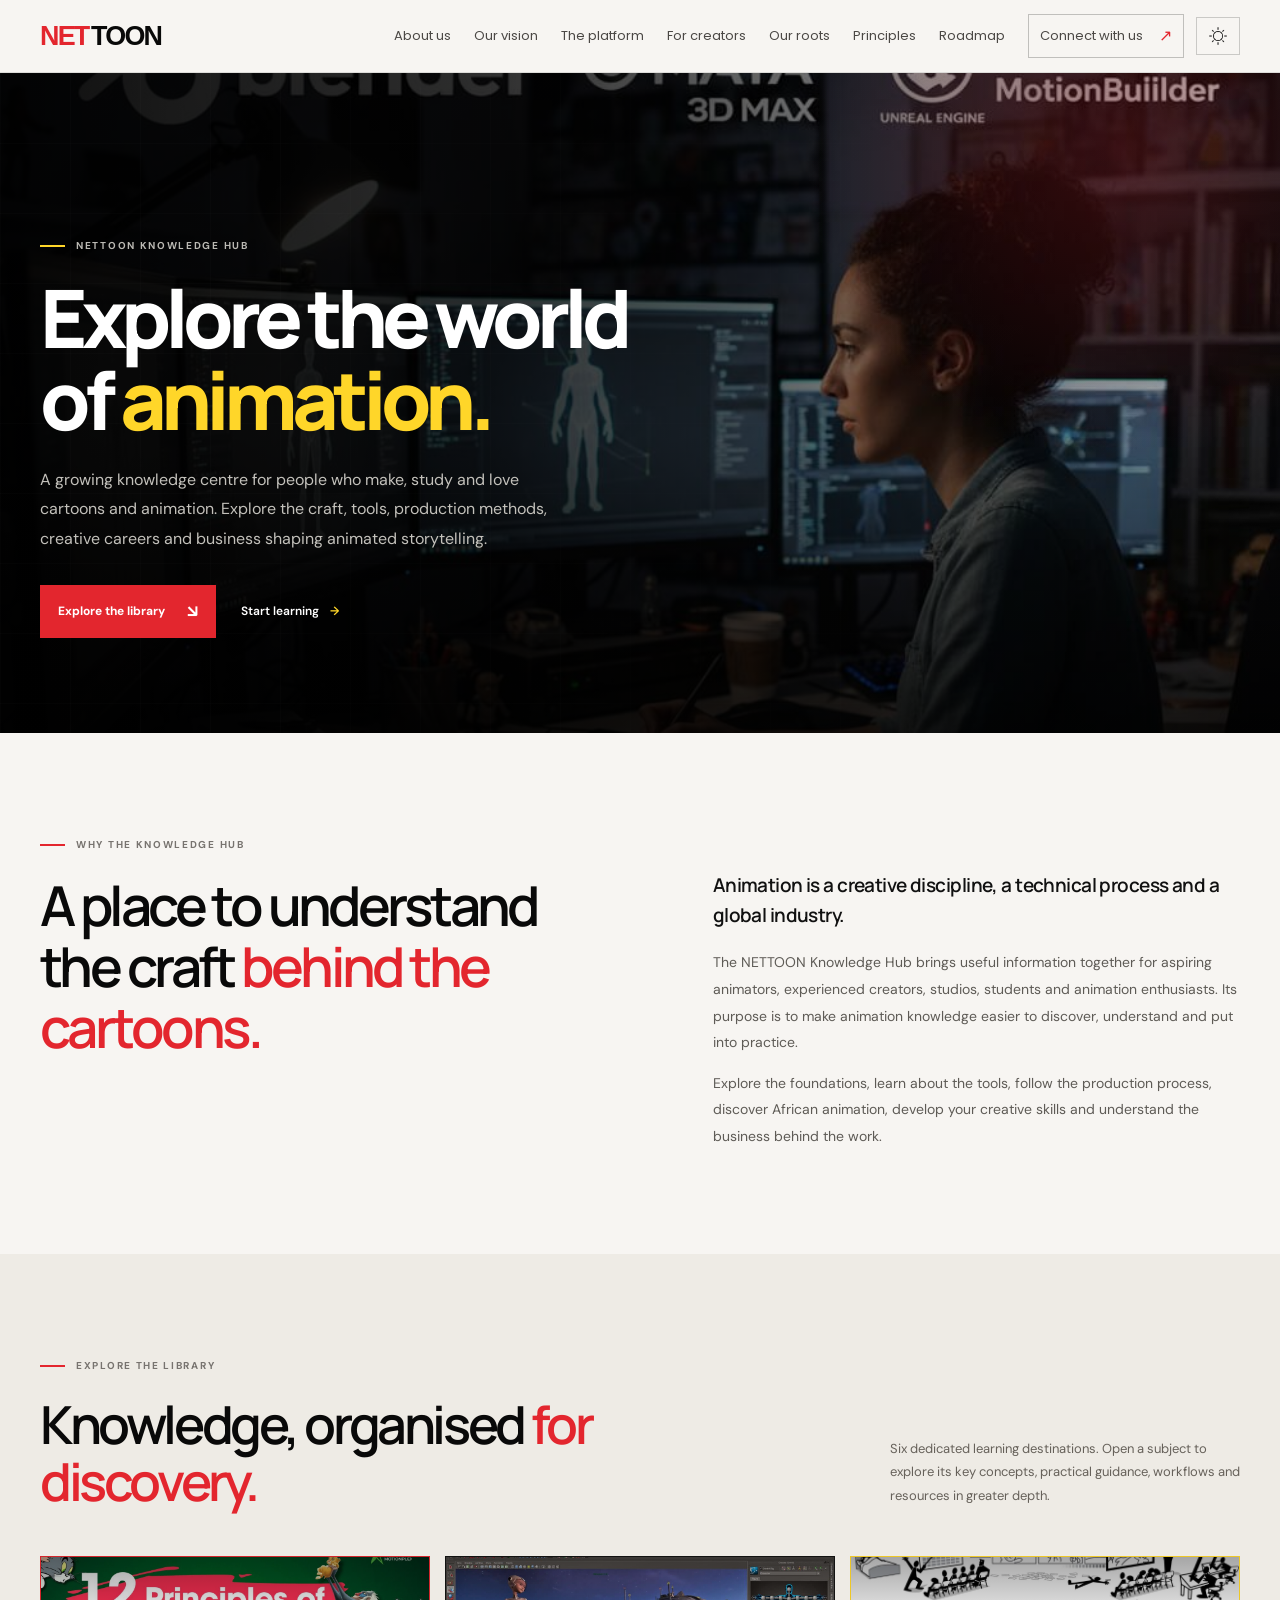
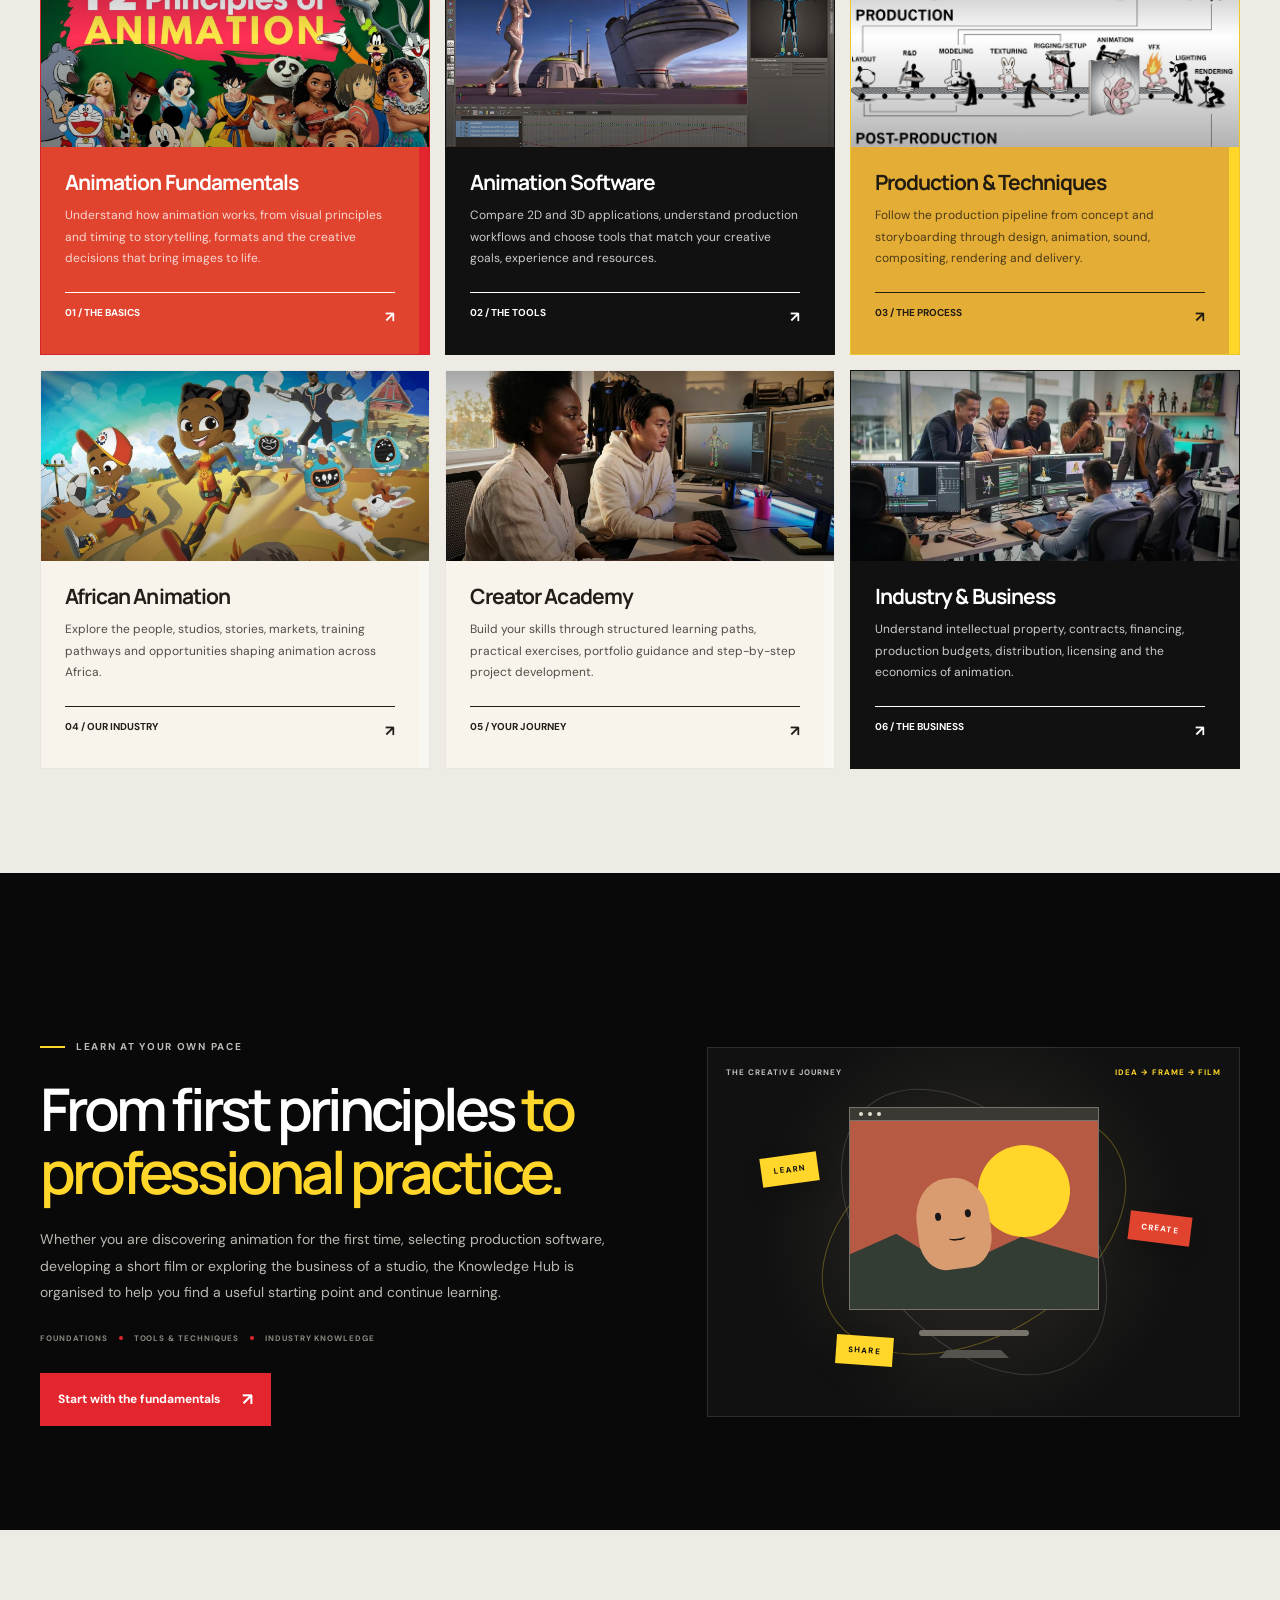
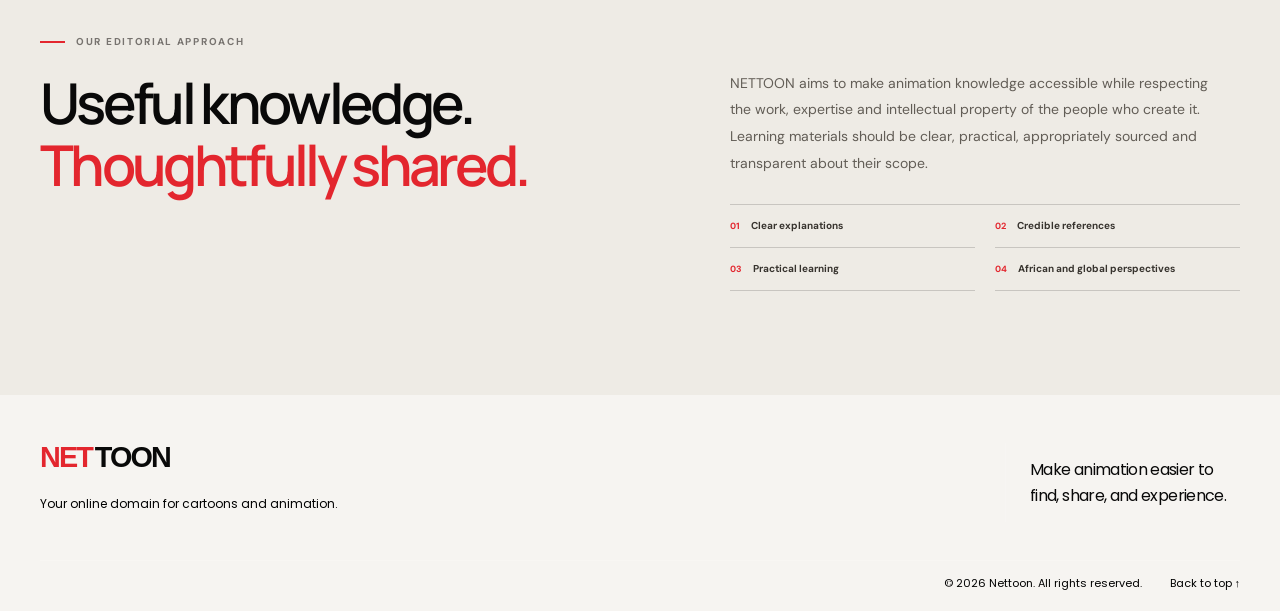
<file: knowledge.html>
<!DOCTYPE html>
<html lang="en" data-theme="light">
<head>
    <meta charset="UTF-8">
    <meta name="viewport" content="width=device-width, initial-scale=1.0">
    <meta name="theme-color" content="#f7f5f2">
    <meta name="description" content="Explore the NETTOON Knowledge Hub: in-depth guides to animation fundamentals, software, production techniques, African animation, creator development and the animation business.">
    <meta name="keywords" content="animation knowledge, animation fundamentals, animation software, animation production, African animation, creator academy">
    <title>Knowledge Hub | NETTOON</title>
    <link rel="preconnect" href="https://fonts.googleapis.com">
    <link rel="preconnect" href="https://fonts.gstatic.com" crossorigin>
    <link href="https://fonts.googleapis.com/css2?family=DM+Sans:wght@400;500;600;700&family=Manrope:wght@400;500;600;700;800&display=swap" rel="stylesheet">
    <link rel="stylesheet" href="styles.css">
    <link rel="stylesheet" href="knowledge.css">
    <link rel="stylesheet" href="knowledge-pages.css">
    <script src="script.js" defer></script>
</head>
<body>
<a class="skip-link" href="#main">Skip to content</a>
<header class="site-header" id="top">
    <div class="container nav-wrap">
        <a class="brand" href="index.html" aria-label="Nettoon home">
            <span class="brand-word"><span class="brand-net">NET</span><span class="brand-toon">TOON</span></span>
        </a>

        <button class="menu-toggle" id="menu-toggle" type="button" aria-label="Open menu" aria-expanded="false" aria-controls="primary-nav">
            <span></span><span></span><span></span>
        </button>

        <nav class="primary-nav" id="primary-nav" aria-label="Main navigation">
            <a href="about.html">About us</a>
            <a href="vision.html">Our vision</a>
            <a href="platform.html">The platform</a>
            <a href="creators.html">For creators</a>
            <a href="roots.html">Our roots</a>
            <a href="principles.html">Principles</a>
            <a href="roadmap.html">Roadmap</a>
            <div class="nav-actions">
                <a class="nav-cta" href="contact.html">Connect with us <span aria-hidden="true">↗</span></a>
                <button class="theme-toggle" type="button" aria-label="Switch to dark mode" title="Switch theme">
                    <img class="theme-toggle-icon" src="theme.png" alt="" width="20" height="20">
                </button>
            </div>
        </nav>
    </div>
</header>
<main id="main" class="knowledge-page">
<section
    class="kh-hero"
    aria-labelledby="kh-title"
    style="
        --kh-hero-bg: url('17.jpg');
        --kh-hero-bg-position: center center;
        padding-top: 5rem;
        margin-top: 0rem;
    "
>
    <div class="kh-hero-grid" aria-hidden="true"></div>

    <div class="container kh-hero-layout">
        <div class="kh-hero-copy">

            <p class="kh-eyebrow">
                <span></span> NETTOON KNOWLEDGE HUB
            </p>

            <h1 id="kh-title">
                Explore the world<br>
                of <em>animation.</em>
            </h1>

            <p class="kh-hero-lede">
                A growing knowledge centre for people who make, study and love
                cartoons and animation. Explore the craft, tools, production
                methods, creative careers and business shaping animated storytelling.
            </p>

            <div class="kh-hero-actions">
                <a class="kh-button kh-button-red" href="#knowledge-categories">
                    Explore the library <span aria-hidden="true">↘</span>
                </a>

                <a class="kh-text-link" href="knowledge/creator-academy.html">
                    Start learning <span aria-hidden="true">→</span>
                </a>
            </div>

            <div class="kh-hero-meta" style="display: none;">
                <span class="kh-live-dot"></span>
                LEARN · CREATE · ANIMATE
                <i></i>
                BUILT FOR A GLOBAL CREATIVE COMMUNITY
            </div>

        </div>
    </div>

    <div class="kh-hero-bottom" style="display: none;">
        <span>ANIMATION KNOWLEDGE</span>
        <span>01 / DISCOVER</span>
    </div>
</section>
    <section class="kh-intro kh-section" aria-labelledby="kh-intro-title"><div class="container kh-intro-grid"><div><p class="kh-eyebrow kh-eyebrow-dark"><span></span> WHY THE KNOWLEDGE HUB</p><h2 id="kh-intro-title">A place to understand the craft <em>behind the cartoons.</em></h2></div><div class="kh-intro-copy"><p class="kh-lead">Animation is a creative discipline, a technical process and a global industry.</p><p>The NETTOON Knowledge Hub brings useful information together for aspiring animators, experienced creators, studios, students and animation enthusiasts. Its purpose is to make animation knowledge easier to discover, understand and put into practice.</p><p>Explore the foundations, learn about the tools, follow the production process, discover African animation, develop your creative skills and understand the business behind the work.</p></div></div></section>
    <section class="kh-categories kh-section" id="knowledge-categories" aria-labelledby="kh-categories-title"><div class="container"><div class="kh-section-heading"><div><p class="kh-eyebrow kh-eyebrow-dark"><span></span> EXPLORE THE LIBRARY</p><h2 id="kh-categories-title">Knowledge, organised <em>for discovery.</em></h2></div><p>Six dedicated learning destinations. Open a subject to explore its key concepts, practical guidance, workflows and resources in greater depth.</p></div><div class="kh-category-grid">                <a class="kh-category-card kh-category-red" href="knowledge/animation-fundamentals.html" aria-label="Explore Animation Fundamentals">
                    <div class="kh-category-image-wrap"><img class="kh-category-image" src="The 12 Principles of Animation.jpg" alt="Illustrative image representing animation fundamentals" loading="lazy" decoding="async"><span class="kh-category-index" ></span><span class="kh-image-number" style="display: none;">NETTOON KNOWLEDGE / 01</span></div>
                    <div class="kh-category-content"><h3>Animation Fundamentals</h3><p>Understand how animation works, from visual principles and timing to storytelling, formats and the creative decisions that bring images to life.</p><span class="kh-card-link">01 / THE BASICS <b aria-hidden="true">↗</b></span></div>
                </a>
                <a class="kh-category-card kh-category-dark" href="knowledge/animation-software.html" aria-label="Explore Animation Software">
                    <div class="kh-category-image-wrap"><img class="kh-category-image" src="tool.jpg" alt="Illustrative image representing animation software" loading="lazy" decoding="async"><span class="kh-category-index"></span><span class="kh-image-number" style="display: none;">NETTOON KNOWLEDGE / 02</span ></div>
                    <div class="kh-category-content"><h3>Animation Software</h3><p>Compare 2D and 3D applications, understand production workflows and choose tools that match your creative goals, experience and resources.</p><span class="kh-card-link">02 / THE TOOLS<b aria-hidden="true">↗</b></span></div>
                </a>
                <a class="kh-category-card kh-category-yellow" href="knowledge/production-techniques.html" aria-label="Explore Production & Techniques">
                    <div class="kh-category-image-wrap"><img class="kh-category-image" src="process.jpg" alt="Illustrative image representing production & techniques" loading="lazy" decoding="async"><span class="kh-category-index"></span><span class="kh-image-number" style="display: none;">NETTOON KNOWLEDGE / 03</span></div>
                    <div class="kh-category-content"><h3>Production & Techniques</h3><p>Follow the production pipeline from concept and storyboarding through design, animation, sound, compositing, rendering and delivery.</p><span class="kh-card-link">03 / THE PROCESS <b aria-hidden="true">↗</b></span></div>
                </a>
                <a class="kh-category-card kh-category-paper" href="knowledge/african-animation.html" aria-label="Explore African Animation">
                    <div class="kh-category-image-wrap"><img class="kh-category-image" src="african animation.jpg" alt="Illustrative image representing african animation" loading="lazy" decoding="async"><span class="kh-category-index"></span><span class="kh-image-number" style="display: none;">NETTOON KNOWLEDGE / 04</span></div>
                    <div class="kh-category-content"><h3>African Animation</h3><p>Explore the people, studios, stories, markets, training pathways and opportunities shaping animation across Africa.</p><span class="kh-card-link">04 / OUR INDUSTRY <b aria-hidden="true">↗</b></span></div>
                </a>
                <a class="kh-category-card kh-category-paper" href="knowledge/creator-academy.html" aria-label="Explore Creator Academy">
                    <div class="kh-category-image-wrap"><img class="kh-category-image" src="creator 3.jpg" alt="Illustrative image representing creator academy" loading="lazy" decoding="async"><span class="kh-category-index"></span><span class="kh-image-number" style="display: none;">NETTOON KNOWLEDGE / 05</span></div>
                    <div class="kh-category-content"><h3>Creator Academy</h3><p>Build your skills through structured learning paths, practical exercises, portfolio guidance and step-by-step project development.</p><span class="kh-card-link">05 / YOUR JOURNEY<b aria-hidden="true">↗</b></span></div>
                </a>
                <a class="kh-category-card kh-category-dark" href="knowledge/industry-business.html" aria-label="Explore Industry & Business">
                    <div class="kh-category-image-wrap"><img class="kh-category-image" src="industry.jpg" alt="Illustrative image representing industry & business" loading="lazy" decoding="async"><span class="kh-category-index"></span><span class="kh-image-number" style="display: none;">NETTOON KNOWLEDGE / 06</span></div>
                    <div class="kh-category-content"><h3>Industry & Business</h3><p>Understand intellectual property, contracts, financing, production budgets, distribution, licensing and the economics of animation.</p><span class="kh-card-link">06 / THE BUSINESS <b aria-hidden="true">↗</b></span></div>
                </a></div></div></section>
    <section class="kh-featured kh-section" aria-labelledby="kh-featured-title"><div class="container"><div class="kh-featured-topline" style="display: none;"><span>BUILT FOR EXPLORATION</span><span>06 KNOWLEDGE PATHWAYS</span></div><div class="kh-featured-layout"><div class="kh-featured-copy"><p class="kh-eyebrow"><span></span> LEARN AT YOUR OWN PACE</p><h2 id="kh-featured-title">From first principles <em>to professional practice.</em></h2><p>Whether you are discovering animation for the first time, selecting production software, developing a short film or exploring the business of a studio, the Knowledge Hub is organised to help you find a useful starting point and continue learning.</p><div class="kh-article-meta"><span>FOUNDATIONS</span><i></i><span>TOOLS & TECHNIQUES</span><i></i><span>INDUSTRY KNOWLEDGE</span></div><a class="kh-button kh-button-red" href="knowledge/animation-fundamentals.html">Start with the fundamentals <span aria-hidden="true">↗</span></a></div><div class="kh-featured-art" aria-hidden="true"><div class="kh-featured-art-label">THE CREATIVE JOURNEY <b>IDEA → FRAME → FILM</b></div><div class="kh-monitor"><div class="kh-monitor-top"><span></span><span></span><span></span></div><div class="kh-monitor-screen"><div class="kh-screen-sun"></div><div class="kh-screen-character"><i></i><i></i><b></b></div><div class="kh-screen-ground"></div></div><div class="kh-monitor-stand"></div></div><div class="kh-floating-tag kh-tag-a">LEARN</div><div class="kh-floating-tag kh-tag-b">CREATE</div><div class="kh-floating-tag kh-tag-c">SHARE</div></div></div></div></section>
    <section class="kh-editorial kh-section"><div class="container kh-editorial-layout"><div><p class="kh-eyebrow kh-eyebrow-dark"><span></span> OUR EDITORIAL APPROACH</p><h2>Useful knowledge.<br><em>Thoughtfully shared.</em></h2></div><div><p>NETTOON aims to make animation knowledge accessible while respecting the work, expertise and intellectual property of the people who create it. Learning materials should be clear, practical, appropriately sourced and transparent about their scope.</p><div class="kh-editorial-points"><span><b>01</b> Clear explanations</span><span><b>02</b> Credible references</span><span><b>03</b> Practical learning</span><span><b>04</b> African and global perspectives</span></div></div></div></section>
</main>
<footer class="site-footer">
    <div class="container footer-main">
        <div class="footer-brand-block">
            <a class="brand brand-footer" href="index.html" aria-label="Nettoon home"><span class="brand-word"><span class="brand-net">NET</span><span class="brand-toon">TOON</span></span></a>
            <p>Your online domain for cartoons and animation.</p>
            <span class="footer-origin" style="display: none;">Made with ambition in Nairobi, Kenya.</span>
        </div>
        <div class="footer-note">
            <span class="footer-note-label" style="display: none;">OUR NORTH STAR</span>
            <p>Make animation easier to find, share, and experience.</p>
        </div>
    </div>
    <div class="container footer-bottom"><span>© <span id="year"></span> Nettoon. All rights reserved.</span><a href="#top">Back to top ↑</a></div>
</footer>
<div class="toast" role="status" aria-live="polite" aria-atomic="true"></div>
</body>
</html>
</file>
<file: styles.css>
@import url('https://fonts.googleapis.com/css2?family=Poppins:wght@400;500;600;700;800&display=swap');

:root {
  --cream: #F9EEDF;
  --cream-2: #F3E6D2;
  --ink: #231E18;
  --soft: #5A5044;
  --red: #E0442E;
  --yellow: #D99A1E;
  --blue: #2579C4;
  --maroon: red;
  --light-blue: #A8CEE3;
  --white: #fffdf9;
  --line: rgba(35,30,24,.13);
  --shadow: 0 24px 60px rgba(57,34,24,.09);
  --radius: 22px;
}

* {
  box-sizing: border-box;
}

html {
  scroll-behavior: smooth;
  scroll-padding-top: 90px;
}

body {
  margin: 0;
  background: var(--cream);
  color: var(--ink);
  font-family: 'Poppins',sans-serif;
  font-size: 15px;
  line-height: 1.65;
  -webkit-font-smoothing: antialiased;
}

body.menu-open {
  overflow: hidden;
}
a {
  color: inherit;
  text-decoration: none;
}
button {
  font: inherit;
  cursor: pointer;
}
::selection {
  background: var(--ochre);
  color: var(--ink);
}
.container {
  width: min(var(--container),calc(100% - 56px));
  margin-inline: auto;
}
.section {
  padding: 112px 0;
}
.section-shell {
  position: relative;
  overflow: hidden;
}
.skip-link {
  position: fixed;
  left: 16px;
  top: -80px;
  z-index: 1000;
  background: var(--ochre);
  color: var(--ink);
  padding: 10px 14px;
  border-radius: 4px;
}
.skip-link:focus {
  top: 16px;
}
.site-header {
  position: sticky;
  top: 0;
  z-index: 100;
  background: rgba(16,17,15,.92);
  backdrop-filter: blur(18px);
  border-bottom: 1px solid rgba(255,255,255,.09);
}
.nav-wrap {
  min-height: 82px;
  display: flex;
  align-items: center;
  justify-content: space-between;
  gap: 32px;
}
.brand {
  display: inline-flex;
  align-items: center;
  gap: 10px;
  flex-shrink: 0;
}
.brand-mark {
  width: 34px;
  height: 34px;
  border: 1px solid var(--ochre);
  color: var(--ochre);
  display: grid;
  place-items: center;
  font-family: var(--font-display);
  font-weight: 800;
  font-size: 18px;
  transform: rotate(-7deg);
  border-radius: 9px 2px 9px 2px;
}
.brand-mark span {
  transform: rotate(7deg);
}
.brand-word {
  font: 800 23px/1 var(--font-display);
  letter-spacing: -.08em;
}
.brand-word span {
  color: var(--ochre);
}
.primary-nav {
  display: flex;
  align-items: center;
  justify-content: center;
  gap: clamp(16px,2.3vw,34px);
}
.primary-nav a {
  color: #c8c7c0;
  font-size: 12px;
  transition: color .2s;
}
.primary-nav a:hover,.primary-nav a:focus-visible {
  color: var(--ochre);
}
.nav-cta {
  display: inline-flex;
  align-items: center;
  gap: 16px;
  padding: 11px 14px;
  border: 1px solid rgba(255,255,255,.23);
  font-size: 12px;
  white-space: nowrap;
  transition: background .2s,color .2s,border-color .2s;
}
.nav-cta span {
  color: var(--ochre);
  font-size: 16px;
}
.nav-cta:hover {
  background: var(--ochre);
  color: var(--ink);
  border-color: var(--ochre);
}
.nav-cta:hover span {
  color: var(--ink);
}
.menu-toggle {
  display: none;
}
.eyebrow {
  display: flex;
  align-items: center;
  gap: 12px;
  margin: 0 0 22px;
  color: #c5c3b9;
  font-size: 10px;
  font-weight: 700;
  letter-spacing: .17em;
  text-transform: uppercase;
}
.eyebrow-dark {
  color: #6c6b62;
}
.eyebrow-line {
  display: inline-block;
  width: 28px;
  height: 1px;
  background: var(--ochre);
}
h1,h2,h3,p {
  margin-top: 0;
}
h1,h2 {
  font-family: var(--font-display);
  letter-spacing: -.065em;
  font-weight: 600;
}
h1 {
  font-size: clamp(44px,6.2vw,82px);
  line-height: 1.06;
  margin-bottom: 24px;
  max-width: 760px;
}
h2 {
  font-size: clamp(36px,4.6vw,60px);
  line-height: 1.12;
  margin-bottom: 24px;
}
h1 em,h2 em {
  color: var(--ochre);
  font-style: normal;
}
.section-light h2 em,.section-paper h2 em {
  color: var(--clay);
}
.large-copy {
  font-size: clamp(18px,1.7vw,22px);
  line-height: 1.55;
  letter-spacing: -.025em;
}
.button {
  display: inline-flex;
  align-items: center;
  justify-content: center;
  gap: 22px;
  padding: 14px 18px;
  min-height: 50px;
  font-size: 12px;
  font-weight: 700;
  transition: transform .2s,background .2s,color .2s;
}
.button:hover {
  transform: translateY(-2px);
}
.button-primary {
  background: var(--ochre);
  color: var(--ink);
}
.button-primary:hover {
  background: #e0bb79;
}
.button-dark {
  background: var(--ink);
  color: var(--white);
}
.button-dark:hover {
  background: var(--clay);
}
.text-link {
  display: inline-flex;
  align-items: center;
  gap: 12px;
  font-size: 12px;
  font-weight: 600;
}
.text-link span {
  color: var(--ochre);
  transition: transform .2s;
}
.text-link:hover span {
  transform: translateX(4px);
}
.text-link-dark {
  color: var(--ink);
}
.text-link-dark span {
  color: var(--clay);
}
.underlined-link {
  display: inline-flex;
  gap: 24px;
  padding-bottom: 7px;
  border-bottom: 1px solid var(--ink);
  font-size: 12px;
  font-weight: 700;
}
.underlined-link span {
  color: var(--clay);
}
.hero {
  min-height: 690px;
  display: flex;
  align-items: center;
  background: var(--ink);
}
.hero-grid-pattern {
  position: absolute;
  inset: 0;
  pointer-events: none;
  opacity: .15;
  background-image: linear-gradient(rgba(255,255,255,.08) 1px,transparent 1px),linear-gradient(90deg,rgba(255,255,255,.08) 1px,transparent 1px);
  background-size: 80px 80px;
  mask-image: linear-gradient(90deg,black,transparent 85%);
}
.hero-layout {
  display: grid;
  grid-template-columns: 1.04fr .96fr;
  align-items: center;
  gap: 40px;
  padding-block: 88px 95px;
  position: relative;
  z-index: 1;
}
.hero-copy {
  position: relative;
  z-index: 2;
}
.hero-lede {
  max-width: 520px;
  color: #c0bfb7;
  font-size: 16px;
  line-height: 1.8;
  margin-bottom: 30px;
}
.hero-actions {
  display: flex;
  flex-wrap: wrap;
  align-items: center;
  gap: 24px;
}
.hero-footnote {
  display: flex;
  align-items: center;
  gap: 10px;
  color: #85857d;
  margin-top: 54px;
  font-size: 10px;
  letter-spacing: .04em;
}
.status-dot {
  width: 6px;
  height: 6px;
  border-radius: 50%;
  background: var(--ochre);
  box-shadow: 0 0 0 4px rgba(212,169,95,.12);
}
.footnote-divider {
  color: #4d4e47;
}
.hero-art {
  min-height: 470px;
  position: relative;
  isolation: isolate;
}
.art-orbit {
  position: absolute;
  border: 1px solid rgba(212,169,95,.2);
  border-radius: 50%;
  transform: rotate(-28deg);
}
.orbit-one {
  width: 420px;
  height: 230px;
  top: 95px;
  left: 10px;
}
.orbit-two {
  width: 350px;
  height: 440px;
  top: 10px;
  left: 50px;
  transform: rotate(37deg);
  border-color: rgba(255,255,255,.12);
}
.art-core {
  position: absolute;
  width: 116px;
  height: 116px;
  border-radius: 50%;
  background: var(--ochre);
  color: var(--ink);
  left: 42%;
  top: 38%;
  display: flex;
  flex-direction: column;
  justify-content: center;
  align-items: center;
  box-shadow: 0 0 0 18px rgba(212,169,95,.06),0 0 70px rgba(212,169,95,.13);
  z-index: 2;
}
.art-core span {
  font: 800 35px/.9 var(--font-display);
  letter-spacing: -.09em;
}
.art-core small {
  margin-top: 8px;
  font-size: 7px;
  line-height: 1.3;
  letter-spacing: .12em;
  text-align: center;
}
.art-card {
  position: absolute;
  width: 175px;
  height: 190px;
  padding: 13px;
  background: #24241f;
  border: 1px solid rgba(255,255,255,.15);
  box-shadow: 0 20px 50px rgba(0,0,0,.25);
}
.art-card-one {
  top: 15px;
  left: 0;
  transform: rotate(-8deg);
}
.art-card-two {
  top: 120px;
  right: 0;
  transform: rotate(7deg);
  background: #33312a;
}
.art-card-three {
  bottom: 15px;
  left: 20%;
  transform: rotate(4deg);
  background: #9b4d35;
}
.art-index {
  font-size: 8px;
  letter-spacing: .14em;
  color: #c8c5b9;
}
.art-card-label {
  position: absolute;
  left: 13px;
  bottom: 12px;
  font-size: 10px;
  font-weight: 600;
}
.shape-sun {
  width: 64px;
  height: 64px;
  border-radius: 50%;
  background: var(--clay-light);
  margin: 17px auto 0;
}
.shape-horizon {
  height: 32px;
  background: var(--ochre);
  clip-path: polygon(0 100%,0 70%,25% 15%,45% 65%,65% 5%,100% 70%,100% 100%);
  margin-top: -2px;
}
.shape-face {
  width: 78px;
  height: 83px;
  margin: 16px auto 0;
  border-radius: 45% 45% 38% 38%;
  background: #d9ad7a;
  position: relative;
  transform: rotate(-5deg);
}
.shape-face i {
  position: absolute;
  top: 31px;
  left: 22px;
  width: 5px;
  height: 7px;
  border-radius: 50%;
  background: #27251f;
}
.shape-face i:nth-child(2) {
  left: 52px;
}
.shape-face b {
  position: absolute;
  top: 51px;
  left: 33px;
  width: 17px;
  height: 7px;
  border-bottom: 2px solid #27251f;
  border-radius: 50%;
}
.shape-frame {
  width: 95px;
  height: 68px;
  margin: 16px auto 0;
  border: 1px solid rgba(255,255,255,.65);
  display: grid;
  place-items: center;
  background: rgba(16,17,15,.16);
}
.shape-frame span {
  font-size: 24px;
  color: var(--white);
}
.art-caption {
  position: absolute;
  bottom: -22px;
  left: 12px;
  display: flex;
  align-items: center;
  gap: 10px;
  font-size: 8px;
  letter-spacing: .15em;
  color: #89877d;
}
.caption-line {
  display: inline-block;
  height: 1px;
  width: 25px;
  background: var(--ochre);
}
.hero-bottom-rule {
  position: absolute;
  bottom: 0;
  left: 0;
  width: 100%;
  height: 1px;
  background: var(--line-dark);
}
.ticker {
  overflow: hidden;
  background: var(--ochre);
  color: var(--ink);
  white-space: nowrap;
}
.ticker-track {
  display: flex;
  justify-content: space-around;
  align-items: center;
  gap: 32px;
  min-width: max-content;
  padding: 13px 24px;
  font: 700 10px/1 var(--font-display);
  letter-spacing: .13em;
  text-transform: uppercase;
}
.ticker-track b {
  font-size: 16px;
  font-weight: 400;
}
.section-light {
  background: var(--paper);
  color: var(--ink);
}
.split-layout {
  display: grid;
  grid-template-columns: 1.05fr .95fr;
  gap: 100px;
  align-items: start;
}
.split-layout h2 {
  max-width: 580px;
}
.vision-copy {
  padding-top: 33px;
  color: #57564f;
}
.vision-copy .large-copy {
  color: var(--ink);
}
.vision-copy>p:not(.large-copy) {
  max-width: 490px;
  margin-bottom: 25px;
}
.vision-copy .underlined-link {
  margin-top: 10px;
}
.section-ink {
  background: var(--ink);
  color: var(--white);
}
.section-heading {
  margin-bottom: 50px;
}
.section-heading h2 {
  margin-bottom: 0;
}
.section-heading-row {
  display: flex;
  align-items: end;
  justify-content: space-between;
  gap: 60px;
}
.heading-aside {
  color: #a5a49b;
  max-width: 330px;
  font-size: 13px;
  line-height: 1.8;
  margin-bottom: 5px;
}
.platform-grid {
    display: grid;
    grid-template-columns: repeat(3, minmax(0, 1fr));
    column-gap: 24px;
    row-gap: 24px;
    border: none;
}
.platform-card {
  position: relative;
  padding: 28px 22px 26px;
  min-height: 390px;
  border-right: 1px solid var(--line-dark);
  display: flex;
  flex-direction: column;
  align-items: flex-start;
}
.platform-card:first-child {
  border-left: 1px solid var(--line-dark);
}
.card-number {
  color: var(--ochre);
  font-size: 10px;
  letter-spacing: .12em;
}
.card-graphic {
  position: relative;
  width: 100%;
  height: 132px;
  margin: 16px 0 23px;
  overflow: hidden;
}
.platform-card h3 {
  font: 600 20px/1.3 var(--font-display);
  letter-spacing: -.04em;
  margin-bottom: 12px;
}
.platform-card p {
  color: #a9a89f;
  font-size: 12px;
  line-height: 1.8;
  margin-bottom: 24px;
}
.card-tag {
  margin-top: auto;
  padding-top: 10px;
  border-top: 1px solid var(--line-dark);
  width: 100%;
  color: #c8c5b9;
  font-size: 9px;
  letter-spacing: .12em;
  text-transform: uppercase;
}
.graphic-discover {
  background: #23231f;
}
.graphic-ring {
  position: absolute;
  width: 120px;
  height: 120px;
  border: 1px solid var(--ochre);
  border-radius: 50%;
  left: 50%;
  top: 4px;
  transform: translateX(-50%);
}
.graphic-ring:before,.graphic-ring:after {
  content: "";
  position: absolute;
  border: 1px solid rgba(212,169,95,.55);
  border-radius: 50%;
  inset: 15px;
}
.graphic-ring:after {
  inset: 32px;
}
.graphic-dot {
  position: absolute;
  width: 18px;
  height: 18px;
  border-radius: 50%;
  background: var(--clay-light);
  left: 48%;
  top: 45%;
}
.graphic-line {
  position: absolute;
  width: 100px;
  height: 1px;
  background: rgba(255,255,255,.4);
  top: 50%;
  left: 10%;
  transform: rotate(-35deg);
}
.graphic-series {
  display: flex;
  gap: 7px;
  align-items: center;
  justify-content: center;
  background: #292923;
}
.graphic-series span {
  width: 24px;
  height: 82px;
  background: var(--clay);
  transform: skewY(-14deg);
}
.graphic-series span:nth-child(2) {
  height: 106px;
  background: var(--ochre);
}
.graphic-series span:nth-child(3) {
  height: 65px;
  background: #7f8b6c;
}
.graphic-series span:nth-child(4) {
  height: 92px;
  background: #c8b9a0;
}
.graphic-community {
  background: #23231f;
}
.community-node {
  position: absolute;
  width: 33px;
  height: 33px;
  border-radius: 50%;
  border: 1px solid var(--ochre);
  background: #35342b;
  z-index: 1;
}
.node-a {
  top: 15px;
  left: 18%;
}
.node-b {
  top: 65px;
  left: 45%;
  background: var(--clay);
  border-color: var(--clay-light);
}
.node-c {
  top: 18px;
  right: 14%;
}
.community-connector {
  position: absolute;
  top: 44px;
  left: 25%;
  width: 55%;
  height: 40px;
  border-top: 1px solid #827c66;
  border-left: 1px solid #827c66;
  border-right: 1px solid #827c66;
}
.graphic-create {
  background: #23231f;
}
.create-slab {
  position: absolute;
  width: 72px;
  height: 83px;
  border: 1px solid var(--ochre);
  transform: skewY(-28deg) rotate(20deg);
}
.slab-a {
  left: 13%;
  top: 17px;
  background: rgba(212,169,95,.13);
}
.slab-b {
  left: 34%;
  top: 29px;
  background: rgba(184,95,66,.42);
  border-color: var(--clay-light);
}
.slab-c {
  left: 55%;
  top: 40px;
  background: rgba(127,139,108,.25);
  border-color: #9aa184;
}
.section-note {
  margin: 18px 0 0;
  color: #77776f;
  font-size: 10px;
}
.section-paper {
  background: var(--paper);
  color: var(--ink);
}
.creator-layout {
  display: grid;
  grid-template-columns: .9fr 1.1fr;
  align-items: center;
  gap: 100px;
}
.creator-visual {
  min-height: 510px;
  position: relative;
  overflow: hidden;
  background: #d8d0c1;
  color: var(--ink);
  padding: 28px;
}
.creator-grid {
  position: absolute;
  inset: 0;
  opacity: .4;
  background-image: linear-gradient(rgba(16,17,15,.14) 1px,transparent 1px),linear-gradient(90deg,rgba(16,17,15,.14) 1px,transparent 1px);
  background-size: 35px 35px;
}
.creator-big-type {
  position: absolute;
  z-index: 1;
  left: 28px;
  top: 110px;
  font: 800 clamp(56px,6vw,88px)/.92 var(--font-display);
  letter-spacing: -.09em;
}
.creator-big-type span {
  color: var(--clay);
}
.creator-stamp {
  position: absolute;
  width: 130px;
  height: 130px;
  border: 1px solid var(--ink);
  border-radius: 50%;
  right: 24px;
  top: 30px;
  display: flex;
  flex-direction: column;
  align-items: center;
  justify-content: center;
  gap: 3px;
  transform: rotate(12deg);
  font-size: 8px;
  letter-spacing: .12em;
}
.creator-stamp b {
  color: var(--clay);
  font-size: 35px;
  font-weight: 400;
  line-height: 1.1;
}
.creator-bottom-label {
  position: absolute;
  bottom: 22px;
  left: 28px;
  font-size: 9px;
  font-weight: 700;
  letter-spacing: .14em;
}
.creator-copy .large-copy {
  color: var(--ink);
}
.creator-copy>p:not(.eyebrow) {
  color: #5c5b54;
}
.check-list {
  list-style: none;
  padding: 0;
  margin: 30px 0 32px;
  border-top: 1px solid var(--line-light);
}
.check-list li {
  display: flex;
  gap: 18px;
  padding: 12px 0;
  border-bottom: 1px solid var(--line-light);
  font-size: 12px;
  font-weight: 600;
}
.check-list li span {
  color: var(--clay);
  font-size: 10px;
}
.section-terracotta {
  background: var(--clay);
  color: var(--white);
}
.roots-layout {
  display: grid;
  grid-template-columns: 1fr .9fr;
  gap: 90px;
  align-items: center;
}
.roots-copy h2 em {
  color: #f0c98a;
}
.roots-copy>p:not(.eyebrow) {
  color: rgba(255,255,255,.82);
  max-width: 550px;
}
.roots-copy .large-copy {
  color: var(--white);
}
.roots-art {
  position: relative;
  min-height: 430px;
  overflow: hidden;
  background: #8e462f;
  border: 1px solid rgba(255,255,255,.22);
}
.roots-sun {
  position: absolute;
  width: 220px;
  height: 220px;
  border-radius: 50%;
  background: var(--ochre);
  top: 50px;
  left: 50%;
  transform: translateX(-50%);
}
.roots-pattern {
  position: absolute;
  width: 120%;
  height: 100px;
  left: -10%;
  border-block: 1px solid rgba(16,17,15,.6);
  background: repeating-linear-gradient(135deg,transparent 0 16px,rgba(16,17,15,.5) 17px 18px,transparent 19px 33px);
}
.pattern-one {
  top: 55px;
  transform: rotate(17deg);
}
.pattern-two {
  top: 165px;
  transform: rotate(-14deg);
}
.pattern-three {
  top: 265px;
  transform: rotate(8deg);
}
.roots-label {
  position: absolute;
  bottom: 18px;
  left: 18px;
  right: 18px;
  display: flex;
  gap: 12px;
  align-items: center;
  justify-content: center;
  padding-top: 12px;
  border-top: 1px solid rgba(255,255,255,.35);
  font-size: 9px;
  letter-spacing: .18em;
}
.roots-label i {
  color: var(--ochre);
  font-style: normal;
}
.principles-grid {
  display: grid;
  grid-template-columns: repeat(4,1fr);
  border-top: 1px solid var(--line-light);
  border-bottom: 1px solid var(--line-light);
}
.principle {
  padding: 26px 22px 25px 0;
  margin-right: 22px;
  border-right: 1px solid var(--line-light);
}
.principle:last-child {
  border-right: 0;
  margin-right: 0;
}
.principle-index {
  color: var(--clay);
  font-size: 9px;
  font-weight: 700;
  letter-spacing: .15em;
}
.principle h3 {
  font: 700 19px/1.3 var(--font-display);
  letter-spacing: -.04em;
  margin: 30px 0 12px;
}
.principle p {
  color: #5e5d56;
  font-size: 12px;
  line-height: 1.8;
  margin-bottom: 0;
}
.roadmap-layout {
  display: grid;
  grid-template-columns: .85fr 1.15fr;
  gap: 100px;
}
.roadmap-intro {
  color: #aaa99f;
  max-width: 390px;
  font-size: 14px;
  line-height: 1.85;
  margin-top: 30px;
}
.roadmap-list {
  border-top: 1px solid var(--line-dark);
}
.roadmap-list article {
  display: grid;
  grid-template-columns: 35px 1fr auto;
  gap: 20px;
  align-items: start;
  padding: 23px 0;
  border-bottom: 1px solid var(--line-dark);
}
.roadmap-step {
  color: var(--ochre);
  font-size: 10px;
  padding-top: 4px;
}
.roadmap-list h3 {
  font: 600 17px/1.4 var(--font-display);
  margin-bottom: 5px;
  letter-spacing: -.03em;
}
.roadmap-list p {
  color: #a6a59b;
  font-size: 12px;
  margin-bottom: 0;
}
.roadmap-state {
  color: #8e8d83;
  font-size: 8px;
  letter-spacing: .13em;
  padding-top: 6px;
  white-space: nowrap;
}
.roadmap-disclaimer {
  margin-top: 24px;
  color: #73736b;
  font-size: 10px;
}
.connect-layout {
  display: grid;
  grid-template-columns: 1fr .8fr;
  gap: 100px;
  align-items: center;
}
.connect-layout>div:first-child>p:not(.eyebrow) {
  max-width: 520px;
  color: #5c5b54;
}
.connect-panel {
  padding: 26px;
  border: 1px solid var(--line-light);
  background: rgba(255,255,255,.24);
}
.connect-panel-top {
  display: flex;
  justify-content: space-between;
  gap: 12px;
  padding-bottom: 15px;
  border-bottom: 1px solid var(--line-light);
  font-size: 8px;
  letter-spacing: .13em;
  color: #65645d;
}
.connect-panel>p:not(.small-note) {
  margin: 25px 0 16px;
  font-size: 13px;
  color: #5d5b54;
}
.contact-email {
  display: flex;
  justify-content: space-between;
  align-items: center;
  padding: 13px 0;
  border-bottom: 1px solid var(--ink);
  font: 700 clamp(18px,2vw,24px)/1.4 var(--font-display);
  letter-spacing: -.04em;
}
.contact-email span {
  color: var(--clay);
}
.small-note {
  font-size: 10px;
  line-height: 1.6;
  color: #77766e;
  margin: 14px 0 0;
}
.connect-rule {
  height: 1px;
  background: var(--line-light);
  margin: 26px 0 18px;
}
.site-footer {
  background: var(--ink);
  color: b;
  padding: 65px 0 20px;
}
.footer-main {
  display: grid;
  grid-template-columns: 1.4fr .65fr .65fr .9fr;
  gap: 50px;
  padding-bottom: 55px;
}
.brand-footer .brand-mark {
  width: 31px;
  height: 31px;
}
.brand-footer .brand-word {
  font-size: 21px;
}
.footer-brand-block>p {
  margin: 20px 0 7px;
  color:black;
  font-size: 12px;
}

html[data-theme="dark"] .footer-brand-block>p {
   color: #aaa99f;
}

.footer-origin {
  color:black;
  font-size: 10px;
}

html[data-theme="dark"] .footer-origin {
  color: #686960;
}


.footer-links-group {
  display: flex;
  flex-direction: column;
  align-items: flex-start;
  gap: 9px;
}
.footer-links-group h3 {
  margin: 4px 0 12px;
  color:black;
  font-size: 9px;
  font-weight: 700;
  letter-spacing: .16em;
  text-transform: uppercase;
}

html[data-theme="dark"] .footer-links-group h3  {
  color: #88877e;
}


.footer-links-group a {
  color:black;
  font-size: 11px;
  transition: color .2s;
}

html[data-theme="dark"] .footer-links-group a  {
  color: #c0bfb7;
}

.footer-links-group a:hover {
  color: var(--ochre);
}
.footer-note {
  position: relative;
  border-left: 1px solid var(--line-dark);
  padding-left: 24px;
}
.footer-note-label {
  color: black;
  font-size: 8px;
  letter-spacing: .16em;
}

html[data-theme="dark"] .footer-note-label {
  color: var(--ochre);
}

.footer-note p {
  max-width: 210px;
  margin: 14px 0;
  font: 600 18px/1.4 var(--font-display);
  letter-spacing: -.04em;
}
.footer-symbol {
  color: var(--clay-light);
  font-size: 22px;
}
.footer-bottom {
  display: flex;
  align-items: center;
  justify-content: space-between;
  gap: 20px;
  padding-top: 18px;
  border-top: 1px solid var(--line-dark);
  color: black;
  font-size: 9px;
}
.footer-bottom a {
  color: black;
}
.footer-bottom a:hover {
  color: var(--ochre);
}
.toast {
  position: fixed;
  right: 20px;
  bottom: 20px;
  z-index: 200;
  max-width: min(380px,calc(100vw - 40px));
  padding: 13px 16px;
  background: var(--ochre);
  color: var(--ink);
  font-size: 12px;
  font-weight: 600;
  box-shadow: 0 12px 30px rgba(0,0,0,.25);
  opacity: 0;
  transform: translateY(10px);
  pointer-events: none;
  transition: opacity .2s,transform .2s;
}
.toast.is-visible {
  opacity: 1;
  transform: translateY(0);
}
@media (max-width:1000px) {
  .primary-nav {
    gap: 16px;
  }
  .primary-nav a {
    font-size: 11px;
  }
  .hero-layout {
    gap: 20px;
  }
  .hero-art {
    transform: scale(.92);
    transform-origin: center;
  }
  .split-layout,.creator-layout,.roots-layout,.roadmap-layout,.connect-layout {
    gap: 55px;
  }
  .platform-card {
    padding-inline: 16px;
  }
  .platform-card h3 {
    font-size: 18px;
  }
  .footer-main {
    gap: 30px;
  }
}
@media (max-width:760px) {
  .container {
    width: min(100% - 36px,var(--container));
  }
  .section {
    padding: 78px 0;
  }
  .nav-wrap {
    min-height: 70px;
    gap: 14px;
  }
  .brand-word {
    font-size: 21px;
  }
  .nav-cta {
    margin-left: auto;
    padding: 9px 10px;
    gap: 8px;
    font-size: 10px;
  }
  .menu-toggle {
    display: flex;
    width: 38px;
    height: 38px;
    flex-direction: column;
    align-items: center;
    justify-content: center;
    gap: 6px;
    border: 1px solid var(--line-dark);
    background: transparent;
    color: white;
    order: 3;
  }
  .menu-toggle span {
    width: 16px;
    height: 1px;
    background: var(--white);
    transition: transform .2s;
  }
  .menu-toggle[aria-expanded=true] span:first-child {
    transform: translateY(3.5px) rotate(45deg);
  }
  .menu-toggle[aria-expanded=true] span:last-child {
    transform: translateY(-3.5px) rotate(-45deg);
  }
  .primary-nav {
    display: none;
    position: absolute;
    top: 69px;
    left: 0;
    right: 0;
    padding: 20px 22px 26px;
    background: #10110f;
    border-bottom: 1px solid var(--line-dark);
    flex-direction: column;
    align-items: stretch;
    gap: 0;
  }
  .primary-nav.is-open {
    display: flex;
  }
  .primary-nav a {
    padding: 13px 0;
    border-bottom: 1px solid var(--line-dark);
    font-size: 13px;
  }
  .hero {
    min-height: auto;
  }
  .hero-layout {
    grid-template-columns: 1fr;
    padding-block: 70px 55px;
  }
  h1 {
    font-size: clamp(42px,11vw,68px);
  }
  .hero-lede {
    font-size: 14px;
  }
  .hero-footnote {
    margin-top: 34px;
    flex-wrap: wrap;
  }
  .hero-art {
    min-height: 390px;
    width: 100%;
    max-width: 460px;
    margin: 5px auto 0;
    transform: scale(.88);
    transform-origin: top center;
    margin-bottom: -35px;
  }
  .split-layout,.creator-layout,.roots-layout,.roadmap-layout,.connect-layout {
    grid-template-columns: 1fr;
    gap: 30px;
  }
  .vision-copy {
    padding-top: 0;
  }
  .section-heading-row {
    display: block;
  }
  .heading-aside {
    margin-top: 22px;
  }
  .platform-grid {
    grid-template-columns: repeat(2,1fr);
  }
  .platform-card {
    min-height: 365px;
    border-bottom: 1px solid var(--line-dark);
  }
  .platform-card:nth-child(odd) {
    border-left: 1px solid var(--line-dark);
  }
  .platform-card:nth-child(even) {
    border-right: 1px solid var(--line-dark);
  }
  .platform-card:nth-child(3),.platform-card:nth-child(4) {
    border-bottom: 0;
  }
  .creator-visual {
    min-height: 400px;
  }
  .creator-big-type {
    font-size: clamp(58px,14vw,85px);
  }
  .roots-art {
    min-height: 350px;
  }
  .principles-grid {
    grid-template-columns: repeat(2,1fr);
  }
  .principle {
    min-height: 220px;
    padding: 22px 18px 22px 0;
    margin-right: 18px;
    border-bottom: 1px solid var(--line-light);
  }
  .principle:nth-child(2) {
    border-right: 0;
    margin-right: 0;
  }
  .principle:nth-child(3),.principle:nth-child(4) {
    border-bottom: 0;
  }
  .principle h3 {
    margin-top: 20px;
  }
  .roadmap-list article {
    grid-template-columns: 25px 1fr;
    gap: 12px;
  }
  .roadmap-state {
    grid-column: 2;
    padding-top: 0;
  }
  .footer-main {
    grid-template-columns: repeat(2,1fr);
    gap: 35px 25px;
  }
  .footer-brand-block {
    grid-column: 1/-1;
  }
  .footer-note {
    padding-left: 16px;
  }
  .footer-bottom {
    align-items: flex-start;
    flex-direction: column;
    gap: 8px;
  }
}
@media (max-width:420px) {
  .container {
    width: calc(100% - 28px);
  }
  .nav-cta {
    display: none;
  }
  .menu-toggle {
    margin-left: auto;
  }
  .hero-art {
    margin-left: -10px;
    width: calc(100% + 20px);
    transform: scale(.78);
    margin-bottom: -65px;
  }
  .hero-actions {
    align-items: flex-start;
    flex-direction: column;
    gap: 18px;
  }
  .platform-card {
    padding: 20px 12px;
    min-height: 370px;
  }
  .platform-card h3 {
    font-size: 16px;
  }
  .platform-card p {
    font-size: 11px;
  }
  .card-graphic {
    height: 105px;
  }
  .connect-panel {
    padding: 18px;
  }
  .connect-panel-top {
    flex-direction: column;
    gap: 4px;
  }
}
@media (prefers-reduced-motion:reduce) {
  *,*::before,*::after {
    scroll-behavior: auto !important;
    animation-duration: .01ms !important;
    animation-iteration-count: 1 !important;
    transition-duration: .01ms !important;
  }
}
/*NETTOON BRAND SYSTEM — light: red/black; dark: red/yellow*/
:root {
  --brand-red: #e3262e;
  --brand-yellow: #ffd629;
  --ink: #090909;
  --ink-soft: #171717;
  --paper: #f7f5f2;
  --paper-deep: #ece8e2;
  --white: #fffdf9;
  --muted: #77736f;
  --muted-dark: #484542;
  --clay: var(--brand-red);
  --clay-light: #ff5a5f;
  --ochre: var(--brand-red);
  --line-dark: rgba(255,255,255,.16);
  --line-light: rgba(0,0,0,.16);
  color-scheme: light;
}
body {
  background: transparent;
  color: #090909;
  transition: background .25s,color .25s;
}
.site-header {
  background: rgba(247,245,242,.94);
  border-bottom-color: rgba(0,0,0,.1);
}
.brand-mark {
  border-color: var(--brand-red);
  color: var(--brand-red);
}
.brand-word span {
  color: var(--brand-red);
}
.primary-nav a {
  color: #4b4845;
}
.primary-nav a:hover,.primary-nav a:focus-visible {
  color: var(--brand-red);
}
.nav-cta {
  border-color: rgba(0,0,0,.22);
}
.nav-cta span {
  color: var(--brand-red);
}
.nav-cta:hover {
  background: var(--brand-red);
  color: #fff;
}
.nav-cta:hover span {
  color: #fff;
}
.eyebrow {
  color: #55514d;
}
.eyebrow-dark {
  color: #55514d;
}
.eyebrow-line {
  background: var(--brand-red);
}
h1 em,h2 em,.section-light h2 em,.section-paper h2 em {
  color: var(--brand-red);
}
.button-primary {
  background: var(--brand-red);
  color: #fff;
}
.button-primary:hover {
  background: #c91820;
}
.button-dark {
  background: #090909;
  color: #fff;
}
.button-dark:hover {
  background: var(--brand-red);
}
.text-link span,.underlined-link span {
  color: var(--brand-red);
}
.hero {
  background: var(--paper);
  color: #090909;
}
.hero-grid-pattern {
  opacity: .09;
}
.hero-art .art-core {
  background: var(--brand-red);
}
.ticker {
  background: var(--brand-red);
  color: #fff;
}
.ticker b {
  color: var(--brand-yellow);
}
.section-ink {
  background: #090909;
  color: #fff;
}
.card-number,.card-tag {
  color: var(--brand-yellow);
}
.graphic-ring {
  border-color: var(--brand-red);
}
.graphic-dot {
  background: var(--brand-red);
}
.section-terracotta {
  background: var(--brand-red);
}
.roots-copy h2 em {
  color: var(--brand-yellow);
}
.roots-sun {
  background: var(--brand-yellow);
}
.roots-label i {
  color: var(--brand-yellow);
}
.principle-index,.check-list li span,.creator-big-type span,.creator-stamp b {
  color: var(--brand-red);
}
.site-footer {
  background: #090909;
}
.footer-note-label {
  color: var(--brand-yellow);
}
.footer-links-group a:hover,.footer-bottom a:hover {
  color: var(--brand-yellow);
}
.nav-actions {
  display: flex;
  align-items: center;
  gap: 12px;
}
.theme-toggle {
  display: inline-flex;
  align-items: center;
  gap: 8px;
  border: 1px solid rgba(0,0,0,.18);
  background: transparent;
  color: inherit;
  padding: 10px 12px;
  font: 600 11px var(--font-body);
  cursor: pointer;
  white-space: nowrap;
}
.theme-icon {
  font-size: 16px;
  color: var(--brand-red);
}
/*Dark mode: red and yellow accents against a near-black canvas.*/
html[data-theme="dark"] {
  color-scheme: dark;
  --ink: #090909;
  --ink-soft: #171717;
  --paper: #111110;
  --paper-deep: #1c1b19;
  --white: #f9f7ef;
  --muted: #b8b3a8;
  --muted-dark: #d0cabe;
  --clay: var(--brand-red);
  --clay-light: var(--brand-yellow);
  --ochre: var(--brand-yellow);
  --line-dark: rgba(255,255,255,.16);
  --line-light: rgba(255,255,255,.16);
}
html[data-theme="dark"] body {
  background: transparent;
  color: #f9f7ef;
}
html[data-theme="dark"] .site-header {
  background: rgba(9,9,9,.94);
  border-bottom-color: rgba(255,255,255,.1);
}
html[data-theme="dark"] .primary-nav a {
  color: #dedbd3;
}
html[data-theme="dark"] .primary-nav a:hover {
  color: var(--brand-yellow);
}
html[data-theme="dark"] .nav-cta {
  border-color: rgba(255,255,255,.25);
}
html[data-theme="dark"] .nav-cta span {
  color: var(--brand-yellow);
}
html[data-theme="dark"] .nav-cta:hover {
  background: var(--brand-red);
  color: #fff;
}
html[data-theme="dark"] .theme-toggle {
  border-color: rgba(255,255,255,.25);
  color: #f9f7ef;
}
html[data-theme="dark"] .theme-icon {
  color: var(--brand-yellow);
}
html[data-theme="dark"] .hero {
  background: #111110;
  color: #f9f7ef;
}
html[data-theme="dark"] .hero-grid-pattern {
  opacity: .22;
}
html[data-theme="dark"] .hero h1 em,html[data-theme="dark"] h2 em,html[data-theme="dark"] .section-light h2 em,html[data-theme="dark"] .section-paper h2 em {
  color: var(--brand-yellow);
}
html[data-theme="dark"] .section-light,html[data-theme="dark"] .section-paper {
  background: #151514;
  color: #f9f7ef;
}
html[data-theme="dark"] .vision-copy,html[data-theme="dark"] .creator-copy>p:not(.eyebrow) {
  color: #c4c0b7;
}
html[data-theme="dark"] .vision-copy .large-copy,html[data-theme="dark"] .creator-copy .large-copy {
  color: #fff;
}
html[data-theme="dark"] .eyebrow,html[data-theme="dark"] .eyebrow-dark {
  color: #d0cabe;
}
html[data-theme="dark"] .eyebrow-line {
  background: var(--brand-yellow);
}
html[data-theme="dark"] .underlined-link {
  border-color: #f9f7ef;
}
html[data-theme="dark"] .underlined-link span,html[data-theme="dark"] .text-link span {
  color: var(--brand-yellow);
}
html[data-theme="dark"] .button-primary {
  background: var(--brand-red);
  color: #fff;
}
html[data-theme="dark"] .button-dark {
  background: var(--brand-yellow);
  color: #090909;
}
html[data-theme="dark"] .ticker {
  background: var(--brand-red);
  color: #fff;
}
html[data-theme="dark"] .ticker b {
  color: var(--brand-yellow);
}
html[data-theme="dark"] .section-ink {
  background: #080808;
  color: #fff;
}
html[data-theme="dark"] .card-number,html[data-theme="dark"] .card-tag {
  color: var(--brand-yellow);
}
html[data-theme="dark"] .section-terracotta {
  background: #17100f;
  color: #fff;
  border-block: 1px solid rgba(227,38,46,.55);
}
html[data-theme="dark"] .roots-copy h2 em {
  color: var(--brand-yellow);
}
html[data-theme="dark"] .roots-art {
  background: #2a1112;
  border-color: rgba(255,214,41,.35);
}
html[data-theme="dark"] .roots-sun {
  background: var(--brand-yellow);
}
html[data-theme="dark"] .principle-index,html[data-theme="dark"] .check-list li span,html[data-theme="dark"] .creator-big-type span {
  color: var(--brand-yellow);
}
html[data-theme="dark"] .creator-visual {
  background: #242321;
  color: #fff;
}
html[data-theme="dark"] .creator-grid {
  background-image: linear-gradient(rgba(255,255,255,.1) 1px,transparent 1px),linear-gradient(90deg,rgba(255,255,255,.1) 1px,transparent 1px);
}
html[data-theme="dark"] .creator-stamp {
  border-color: #fff;
}
html[data-theme="dark"] .site-footer {
  background: #050505;
}
html[data-theme="dark"] .footer-note-label,html[data-theme="dark"] .footer-symbol {
  color: var(--brand-yellow);
}
html[data-theme="dark"] .menu-toggle {
  border-color: rgba(255,255,255,.2);
}
html[data-theme="dark"] .menu-toggle span {
  background: #fff;
}
html[data-theme="dark"] .primary-nav.is-open {
  background: #090909;
}
/*Dedicated section pages reuse the existing design language.*/
.subpage-hero {
  padding: clamp(70px,10vw,130px) 0 55px;
  background: var(--paper);
  color: var(--ink);
  border-bottom: 1px solid var(--line-light);
}
.subpage-hero .eyebrow {
  color: var(--muted-dark);
}
.subpage-hero h1 {
  max-width: 900px;
}
.subpage-hero .hero-lede {
  max-width: 690px;
  color: var(--muted-dark);
  font-size: clamp(16px,1.7vw,21px);
  line-height: 1.75;
}
.subpage-main .section {
  padding-top: 70px;
}
.subpage-back {
  display: inline-flex;
  gap: 10px;
  margin-top: 25px;
  color: var(--brand-red);
  font-size: 12px;
  font-weight: 700;
}
.subpage-intro {
  max-width: 760px;
  color: var(--muted-dark);
  font-size: 16px;
  line-height: 1.9;
}
.subpage-cards {
  display: grid;
  grid-template-columns: repeat(3,1fr);
  gap: 18px;
  margin-top: 35px;
}
.subpage-card {
  border: 1px solid var(--line-light);
  padding: 25px;
  min-height: 175px;
}
.subpage-card span {
  display: block;
  color: var(--brand-red);
  font-size: 10px;
  letter-spacing: .15em;
  margin-bottom: 22px;
}
.subpage-card h3 {
  font-size: 20px;
}
.subpage-card p {
  font-size: 13px;
  line-height: 1.8;
  color: var(--muted-dark);
}
html[data-theme="dark"] .subpage-hero {
  background: #111110;
  color: #fff;
  border-color: var(--line-dark);
}
html[data-theme="dark"] .subpage-hero .eyebrow,html[data-theme="dark"] .subpage-hero .hero-lede {
  color: #cbc6bb;
}
html[data-theme="dark"] .subpage-back {
  color: var(--brand-yellow);
}
html[data-theme="dark"] .subpage-card span {
  color: var(--brand-yellow);
}
@media (max-width:760px) {
  .nav-actions {
    gap: 7px;
  }
  .theme-label {
    display: none;
  }
  .theme-toggle {
    padding: 9px 10px;
  }
  .nav-cta {
    font-size: 10px;
  }
  .subpage-cards {
    grid-template-columns: 1fr;
  }
  .subpage-card {
    min-height: unset;
  }
}
/*NETTOON BRAND SYSTEM — light: red/black; dark: red/yellow*/
:root {
  --brand-red: #e3262e;
  --brand-yellow: #ffd629;
  --ink: #090909;
  --ink-soft: #171717;
  --paper: #f7f5f2;
  --paper-deep: #ece8e2;
  --white: #fffdf9;
  --muted: #77736f;
  --muted-dark: #484542;
  --clay: var(--brand-red);
  --clay-light: #ff5a5f;
  --ochre: var(--brand-red);
  --line-dark: rgba(255,255,255,.16);
  --line-light: rgba(0,0,0,.16);
  color-scheme: light;
}
body {
  background: var(--paper);
  color: #090909;
  transition: background .25s,color .25s;
}
.site-header {
  background: rgba(247,245,242,.94);
  border-bottom-color: rgba(0,0,0,.1);
}
.brand-mark {
  border-color: var(--brand-red);
  color: var(--brand-red);
}
.brand-word span {
  color: var(--brand-red);
}
.primary-nav a {
  color: #4b4845;
}
.primary-nav a:hover,.primary-nav a:focus-visible {
  color: var(--brand-red);
}
.nav-cta {
  border-color: rgba(0,0,0,.22);
}
.nav-cta span {
  color: var(--brand-red);
}
.nav-cta:hover {
  background: var(--brand-red);
  color: #fff;
}
.nav-cta:hover span {
  color: #fff;
}
.eyebrow {
  color: #55514d;
}
.eyebrow-dark {
  color: #55514d;
}
.eyebrow-line {
  background: var(--brand-red);
}
h1 em,h2 em,.section-light h2 em,.section-paper h2 em {
  color: var(--brand-red);
}
.button-primary {
  background: var(--brand-red);
  color: #fff;
}
.button-primary:hover {
  background: #c91820;
}
.button-dark {
  background: #090909;
  color: #fff;
}
.button-dark:hover {
  background: var(--brand-red);
}
.text-link span,.underlined-link span {
  color: var(--brand-red);
}
.hero {
  background: var(--paper);
  color: #090909;
}
.hero-grid-pattern {
  opacity: .09;
}
.hero-art .art-core {
  background: var(--brand-red);
}
.ticker {
  background: var(--brand-red);
  color: #fff;
}
.ticker b {
  color: var(--brand-yellow);
}
.section-ink {
  background: #090909;
  color: #fff;
}
.card-number,.card-tag {
  color: var(--brand-yellow);
}
.graphic-ring {
  border-color: var(--brand-red);
}
.graphic-dot {
  background: var(--brand-red);
}
.section-terracotta {
  background: var(--brand-red);
}
.roots-copy h2 em {
  color: var(--brand-yellow);
}
.roots-sun {
  background: var(--brand-yellow);
}
.roots-label i {
  color: var(--brand-yellow);
}
.principle-index,.check-list li span,.creator-big-type span,.creator-stamp b {
  color: var(--brand-red);
}
.site-footer {
 background: rgba(247,245,242,.94);
  border-bottom-color: rgba(0,0,0,.1);
}
.footer-note-label {
  color: var(--brand-yellow);
}
.footer-links-group a:hover,.footer-bottom a:hover {
  color: var(--brand-yellow);
}
.nav-actions {
  display: flex;
  align-items: center;
  gap: 12px;
}
.theme-toggle {
  display: inline-flex;
  align-items: center;
  gap: 8px;
  border: 1px solid rgba(0,0,0,.18);
  background: transparent;
  color: inherit;
  padding: 10px 12px;
  font: 600 11px var(--font-body);
  cursor: pointer;
  white-space: nowrap;
}
.theme-icon {
  font-size: 16px;
  color: var(--brand-red);
}
/*Dark mode: red and yellow accents against a near-black canvas.*/
html[data-theme="dark"] {
  color-scheme: dark;
  --ink: #090909;
  --ink-soft: #171717;
  --paper: #111110;
  --paper-deep: #1c1b19;
  --white: #f9f7ef;
  --muted: #b8b3a8;
  --muted-dark: #d0cabe;
  --clay: var(--brand-red);
  --clay-light: var(--brand-yellow);
  --ochre: var(--brand-yellow);
  --line-dark: rgba(255,255,255,.16);
  --line-light: rgba(255,255,255,.16);
}
html[data-theme="dark"] body {
  background: #111110;
  color: #f9f7ef;
}
html[data-theme="dark"] .site-header {
  background: rgba(9,9,9,.94);
  border-bottom-color: rgba(255,255,255,.1);
}
html[data-theme="dark"] .primary-nav a {
  color: #dedbd3;
}
html[data-theme="dark"] .primary-nav a:hover {
  color: var(--brand-yellow);
}
html[data-theme="dark"] .nav-cta {
  border-color: rgba(255,255,255,.25);
}
html[data-theme="dark"] .nav-cta span {
  color: var(--brand-yellow);
}
html[data-theme="dark"] .nav-cta:hover {
  background: var(--brand-red);
  color: #fff;
}
html[data-theme="dark"] .theme-toggle {
  border-color: rgba(255,255,255,.25);
  color: #f9f7ef;
}
html[data-theme="dark"] .theme-icon {
  color: var(--brand-yellow);
}
html[data-theme="dark"] .hero {
  background: #111110;
  color: #f9f7ef;
}
html[data-theme="dark"] .hero-grid-pattern {
  opacity: .22;
}
html[data-theme="dark"] .hero h1 em,html[data-theme="dark"] h2 em,html[data-theme="dark"] .section-light h2 em,html[data-theme="dark"] .section-paper h2 em {
  color: var(--brand-yellow);
}
html[data-theme="dark"] .section-light,html[data-theme="dark"] .section-paper {
  background: #151514;
  color: #f9f7ef;
}
html[data-theme="dark"] .vision-copy,html[data-theme="dark"] .creator-copy>p:not(.eyebrow) {
  color: #c4c0b7;
}
html[data-theme="dark"] .vision-copy .large-copy,html[data-theme="dark"] .creator-copy .large-copy {
  color: #fff;
}
html[data-theme="dark"] .eyebrow,html[data-theme="dark"] .eyebrow-dark {
  color: #d0cabe;
}
html[data-theme="dark"] .eyebrow-line {
  background: var(--brand-yellow);
}
html[data-theme="dark"] .underlined-link {
  border-color: #f9f7ef;
}
html[data-theme="dark"] .underlined-link span,html[data-theme="dark"] .text-link span {
  color: var(--brand-yellow);
}
html[data-theme="dark"] .button-primary {
  background: var(--brand-red);
  color: #fff;
}
html[data-theme="dark"] .button-dark {
  background: var(--brand-yellow);
  color: #090909;
}
html[data-theme="dark"] .ticker {
  background: var(--brand-red);
  color: #fff;
}
html[data-theme="dark"] .ticker b {
  color: var(--brand-yellow);
}
html[data-theme="dark"] .section-ink {
  background: #080808;
  color: #fff;
}
html[data-theme="dark"] .card-number,html[data-theme="dark"] .card-tag {
  color: var(--brand-yellow);
}
html[data-theme="dark"] .section-terracotta {
  background: #17100f;
  color: #fff;
  border-block: 1px solid rgba(227,38,46,.55);
}
html[data-theme="dark"] .roots-copy h2 em {
  color: var(--brand-yellow);
}
html[data-theme="dark"] .roots-art {
  background: #2a1112;
  border-color: rgba(255,214,41,.35);
}
html[data-theme="dark"] .roots-sun {
  background: var(--brand-yellow);
}
html[data-theme="dark"] .principle-index,html[data-theme="dark"] .check-list li span,html[data-theme="dark"] .creator-big-type span {
  color: var(--brand-yellow);
}
html[data-theme="dark"] .creator-visual {
  background: #242321;
  color: #fff;
}
html[data-theme="dark"] .creator-grid {
  background-image: linear-gradient(rgba(255,255,255,.1) 1px,transparent 1px),linear-gradient(90deg,rgba(255,255,255,.1) 1px,transparent 1px);
}
html[data-theme="dark"] .creator-stamp {
  border-color: #fff;
}
html[data-theme="dark"] .site-footer {
  background: black;
}
html[data-theme="dark"] .footer-note-label,html[data-theme="dark"] .footer-symbol {
  color: var(--brand-yellow);
}
html[data-theme="dark"] .menu-toggle {
  border-color: rgba(255,255,255,.2);
}
html[data-theme="dark"] .menu-toggle span {
  background: #fff;
}
html[data-theme="dark"] .primary-nav.is-open {
  background: #090909;
}
/*Dedicated section pages reuse the existing design language.*/
.subpage-hero {
  padding: clamp(70px,10vw,130px) 0 55px;
  background: var(--paper);
  color: var(--ink);
  border-bottom: 1px solid var(--line-light);
}
.subpage-hero .eyebrow {
  color: var(--muted-dark);
}
.subpage-hero h1 {
  max-width: 900px;
}
.subpage-hero .hero-lede {
  max-width: 690px;
  color: var(--muted-dark);
  font-size: clamp(16px,1.7vw,21px);
  line-height: 1.75;
}
.subpage-main .section {
  padding-top: 70px;
}
.subpage-back {
  display: inline-flex;
  gap: 10px;
  margin-top: 25px;
  color: var(--brand-red);
  font-size: 12px;
  font-weight: 700;
}
.subpage-intro {
  max-width: 760px;
  color: var(--muted-dark);
  font-size: 16px;
  line-height: 1.9;
}
.subpage-cards {
  display: grid;
  grid-template-columns: repeat(3,1fr);
  gap: 18px;
  margin-top: 35px;
}
.subpage-card {
  border: 1px solid var(--line-light);
  padding: 25px;
  min-height: 175px;
}
.subpage-card span {
  display: block;
  color: var(--brand-red);
  font-size: 10px;
  letter-spacing: .15em;
  margin-bottom: 22px;
}
.subpage-card h3 {
  font-size: 20px;
}
.subpage-card p {
  font-size: 13px;
  line-height: 1.8;
  color: var(--muted-dark);
}
html[data-theme="dark"] .subpage-hero {
  background: #111110;
  color: #fff;
  border-color: var(--line-dark);
}
html[data-theme="dark"] .subpage-hero .eyebrow,html[data-theme="dark"] .subpage-hero .hero-lede {
  color: #cbc6bb;
}
html[data-theme="dark"] .subpage-back {
  color: var(--brand-yellow);
}
html[data-theme="dark"] .subpage-card span {
  color: var(--brand-yellow);
}
@media (max-width:760px) {
  .nav-actions {
    gap: 7px;
  }
  .theme-label {
    display: none;
  }
  .theme-toggle {
    padding: 9px 10px;
  }
  .nav-cta {
    font-size: 10px;
  }
  .subpage-cards {
    grid-template-columns: 1fr;
  }
  .subpage-card {
    min-height: unset;
  }
}
/*Nettoon wordmark: Net in red; toon in black (light) / yellow (dark).*/
.brand-word {
  color: var(--ink) !important;
  display: inline-flex;
  letter-spacing: -.08em;
}
.brand-word .brand-net {
  color: var(--brand-red) !important;
}
.brand-word .brand-toon {
  color: #090909 !important;
}
html[data-theme="dark"] .brand-word .brand-net {
  color: var(--brand-red) !important;
}
html[data-theme="dark"] .brand-word .brand-toon {
  color: var(--brand-yellow) !important;
}
/*About Us and image-led content*/
.about-hero {
  padding: clamp(72px,1vw,130px) 0 76px;
  background:var(--paper);
  color: #090909;
  position: relative;
  overflow: hidden;
}
.about-hero .about-hero-grid {
  display: grid;
  grid-template-columns: 1.05fr .95fr;
  gap: clamp(32px,6vw,90px);
  align-items: center;
}
.about-hero h1 {
  max-width: 800px;
}
.about-hero h1 em {
  color: var(--brand-red);
}
.about-hero-copy {
  max-width: 650px;
  color: #4c4945;
  font-size: 16px;
  line-height: 1.8;
}
.about-photo-mosaic {
  display: grid;
  grid-template-columns: 1fr 1fr;
  gap: 12px;
  position: relative;
}
.about-photo-mosaic img {
  width: 100%;
  height: 235px;
  object-fit: cover;
  display: block;
  border-radius: 4px;
  filter: saturate(.82);
}
.about-photo-mosaic img:first-child {
  margin-top: 42px;
}
.about-photo-mosaic img:last-child {
  margin-top: -34px;
}
.about-photo-label {
  position: absolute;
  bottom: 14px;
  left: 14px;
  background: var(--brand-red);
  color: #fff;
  padding: 10px 13px;
  font-size: 10px;
  letter-spacing: .12em;
  text-transform: uppercase;
  font-weight: 800;
}
.about-company {
  background: var(--paper);
  color: #090909;
  padding: 70px 0 90px;
}
.about-company-grid {
  display: grid;
  grid-template-columns: .7fr 1.3fr;
  gap: 55px;
}
.about-company-grid p {
  line-height: 1.85;
  color: #514d49;
}
.about-company-grid .large-copy {
  font-size: clamp(20px,2.4vw,29px);
  line-height: 1.45;
  color: #111;
}
.team-section {
  padding: 95px 0;
  background: #090909;
  color: #fff;
}
.team-heading {
  display: flex;
  align-items: end;
  justify-content: space-between;
  gap: 28px;
  margin-bottom: 35px;
}
.team-heading p {
  max-width: 450px;
  color: #c6c2ba;
  line-height: 1.7;
  font-size: 13px;
}
.team-grid {
  display: grid;
  grid-template-columns: repeat(3,minmax(0,1fr));
  gap: 18px;
}
.team-card {
  background: #151515;
  border: 1px solid rgba(255,255,255,.12);
  overflow: hidden;
  border-radius: 0px;
}
.team-card img {
  display: block;
  width: 100%;
  height: 290px;
  object-fit: cover;
  object-position: center 35%;
  background: #272727;
  filter: saturate(.82);
}
.team-card-body {
  padding: 21px 20px 23px;
}
.team-card .team-role {
  color: var(--brand-yellow);
  font-size: 9px;
  font-weight: 800;
  letter-spacing: .16em;
  text-transform: uppercase;
}
.team-card h3 {
  margin: 9px 0 8px;
  font: 700 22px/1.2 var(--font-display);
  letter-spacing: -.04em;
}
.team-card p {
  margin: 0;
  color: #c2beb6;
  font-size: 12px;
  line-height: 1.7;
}
.team-placeholder-note {
  margin-top: 24px;
  color: #a6a199;
  font-size: 11px;
  line-height: 1.7;
}
.team-join {
  padding: 70px 0;
  background: var(--brand-red);
  color: #fff;

}
.team-join-inner {
  display: flex;
  align-items: center;
  justify-content: space-between;
  gap: 28px;
}
.team-join h2 {
  max-width: 650px;
  margin: 0;
  font-size: 2rem;
}
.team-join h2 em {
  color: var(--brand-yellow);
}
html[data-theme="dark"] .about-hero,html[data-theme="dark"] .about-company {
  background: #111110;
  color: #f9f7ef;
}
html[data-theme="dark"] .about-hero-copy,html[data-theme="dark"] .about-company-grid p {
  color: #c4c0b7;
}
html[data-theme="dark"] .about-company-grid .large-copy {
  color: #fff;
}
@media (max-width:760px) {
  .about-hero .about-hero-grid,.about-company-grid {
    grid-template-columns: 1fr;
    gap: 30px;
  }
  .about-photo-mosaic img {
    height: 190px;
  }
  .team-grid {
    grid-template-columns: repeat(2,minmax(0,1fr));
  }
  .team-card img {
    height: 230px;
  }
  .team-heading,.team-join-inner {
    align-items: flex-start;
    flex-direction: column;
  }
  .team-section {
    padding: 72px 0;
  }
}
@media (max-width:480px) {
  .team-grid {
    grid-template-columns: 1fr;
  }
  .team-card img {
    height: 320px;
  }
  .about-photo-mosaic img {
    height: 155px;
  }
}
/*Photo-led editorial imagery added across company subpages*/
.card-photo {
  width: 100%;
  height: 150px;
  margin: 16px 0 22px;
  overflow: hidden;
  background: #252522;
  position: relative;
}
.card-photo img {
  width: 100%;
  height: 100%;
  object-fit: cover;
  display: block;
  transition: transform .55s ease;
  filter: saturate(.86);
}
.platform-card:hover .card-photo img {
  transform: scale(1.045);
}
.card-photo figcaption,.feature-photo figcaption,.strip-photo figcaption {
  position: absolute;
  left: 0;
  right: 0;
  bottom: 0;
  padding: 28px 12px 10px;
  background: linear-gradient(transparent,rgba(0,0,0,.72));
  color: #fff;
  font-size: 9px;
  letter-spacing: .07em;
  text-transform: uppercase;
}
.platform-photo-strip {
  display: grid;
  grid-template-columns: 1fr 1fr 1fr;
  gap: 14px;
  margin-top: 28px;
}
.strip-photo {
  height: 210px;
  position: relative;
  overflow: hidden;
  margin: 0;
  background: #222;
}
.strip-photo img {
  width: 100%;
  height: 100%;
  object-fit: cover;
  display: block;
  filter: saturate(.85);
  transition: transform .6s ease;
}
.strip-photo:hover img {
  transform: scale(1.04);
}
.editorial-photo-section {
  background: var(--paper);
  color: var(--ink);
}
.editorial-photo-layout {
  display: grid;
  grid-template-columns: .82fr 1.18fr;
  gap: clamp(32px,7vw,100px);
  align-items: center;
}
.editorial-photo-copy h2 {
  font: 700 clamp(30px,4vw,52px)/1.08 var(--font-display);
  letter-spacing: -.055em;
  margin: 18px 0;
}
.editorial-photo-copy .large-copy {
  max-width: 520px;
  font-size: 16px;
  line-height: 1.85;
  color: var(--muted-dark);
}
.editorial-photo {
  height: clamp(300px,39vw,500px);
  margin: 0;
  position: relative;
  overflow: hidden;
  background: #ddd;
}
.editorial-photo img {
  width: 100%;
  height: 100%;
  object-fit: cover;
  display: block;
  filter: saturate(.88);
}
.editorial-photo figcaption {
  position: absolute;
  bottom: 0;
  left: 0;
  right: 0;
  color: white;
  padding: 44px 20px 18px;
  background: linear-gradient(transparent,rgba(0,0,0,.68));
  font-size: 10px;
  letter-spacing: .1em;
  text-transform: uppercase;
}
html[data-theme="dark"] .editorial-photo-section {
  background: #111110;
  color: #f7f5f2;
}
html[data-theme="dark"] .editorial-photo-copy .large-copy {
  color: #cbc6bb;
}
@media (max-width:760px) {
  .platform-photo-strip {
    grid-template-columns: 1fr 1fr;
  }
  .strip-photo {
    height: 170px;
  }
  .strip-photo:last-child {
    display: none;
  }
  .editorial-photo-layout {
    grid-template-columns: 1fr;
    gap: 26px;
  }
  .editorial-photo {
    height: 300px;
  }
  .card-photo {
    height: 120px;
  }
}
@media (prefers-reduced-motion:reduce) {
  .card-photo img,.strip-photo img {
    transition: none;
  }
}


/* NETTOON WORDMARK */
.site-header .brand {
    display: inline-flex;
    align-items: center;
    flex-shrink: 0;
    gap: 0;
    text-decoration: none;
}

.site-header .brand-word {
    display: inline-flex;
    align-items: baseline;
    white-space: nowrap;
    font-family: Arial, Helvetica, sans-serif;
    font-size: clamp(1.65rem, 2.1vw, 2rem);
    font-weight: 900;
    line-height: 1;
    letter-spacing:0.1em;
}

.site-header .brand-word .brand-net {
    color: var(--brand-red, #E3262E);
}

.site-header .brand-word .brand-toon {
    color: #111111;
}

/* Dark theme */
html[data-theme="dark"] .site-header .brand-word .brand-toon {
    color: #F7F5F2;
}

/* Preserve consistent typography */
.site-header .brand-word span {
    font: inherit;
    letter-spacing: inherit;
}

/* Small screens */
@media (max-width: 480px) {
    .site-header .brand-word {
        font-size: 1.55rem;
    }
}


/* CONSISTENT NETTOON WORDMARK — HEADER AND FOOTER */
.site-header .brand,
.brand-footer {
    display: inline-flex;
    align-items: center;
    gap: 0;
    flex-shrink: 0;
    text-decoration: none;
}

.site-header .brand-word,
.brand-footer .brand-word {
    display: inline-flex;
    align-items: baseline;
    white-space: nowrap;
    font-family: Arial, Helvetica, sans-serif;
    font-size: clamp(1.65rem, 2.1vw, 2rem);
    font-weight: 900;
    line-height: 1;
    letter-spacing: -0.065em;
}

.site-header .brand-word .brand-net,
.brand-footer .brand-word .brand-net {
    color: var(--brand-red, #E3262E);
}

.site-header .brand-word .brand-toon,
.brand-footer .brand-word .brand-toon {
    color: #111111;
}

/* Dark mode */
html[data-theme="dark"] .site-header .brand-word .brand-toon,
html[data-theme="dark"] .brand-footer .brand-word .brand-toon {
    color: #F7F5F2;
}

/* Ensure individual wordmark spans inherit typography */
.site-header .brand-word span,
.brand-footer .brand-word span {
    font-family: inherit;
    font-size: inherit;
    font-weight: inherit;
    line-height: inherit;
    letter-spacing: inherit;
}

/* Optional: slightly smaller footer logo */
.brand-footer .brand-word {
    font-size: 1.8rem;
}

/* Mobile responsiveness */
@media (max-width: 480px) {
    .site-header .brand-word {
        font-size: 1.55rem;
    }

    .brand-footer .brand-word {
        font-size: 1.65rem;
    }

}


/* Slight spacing between NET and TOON */
.site-header .brand-word .brand-net,
.brand-footer .brand-word .brand-net {
    margin-right: 0.095em;
}


.editorial-photo {
    position: relative;
    width: 100%;
    height: auto;
    margin: 0;
    padding: 0;
    overflow: hidden;
    line-height: 0;
}

.editorial-photo img {
    display: block;
    width: 100%;
    height: auto;
    max-width: 100%;
    object-fit: contain;
}

/* Keep the caption overlaid at the bottom of the image */
.editorial-photo figcaption {
    position: absolute;
    left: 0;
    right: 0;
    bottom: 0;
    padding: 2rem 1.5rem 1.5rem;
    line-height: 1.5;
    color: #fff;
    background: linear-gradient(
        to top,
        rgba(0, 0, 0, 0.75),
        transparent
    );
}


.creator-visual {
    position: relative;
    width: 100%;
    min-height: 0;
    padding: 0;
    overflow: hidden;
    background: transparent;
    aspect-ratio: 4 / 5;
}

.creator-mockup {
    display: block;
    width: 100%;
    height: 100%;
    position: absolute;
    inset: 0;
    object-fit: cover;
    object-position: center;
}


.roots-art {
    position: relative;
    width: 100%;
    aspect-ratio: 4 / 5;
    min-height: 0;
    padding: 0;
    margin: 0;
    overflow: hidden;
    background: transparent;
    border-radius: 4px;
}

.roots-mockup {
    display: block;
    position: absolute;
    inset: 0;
    width: 100%;
    height: 100%;
    object-fit: cover;
    object-position: center;
}

/* Mobile responsiveness */
@media (max-width: 768px) {
    .roots-art {
        aspect-ratio: 4 / 3;
    }
}



.editorial-photo-layout {
    display: grid;
    grid-template-columns: 1fr 1fr;
    gap: 50px;
    align-items: center;
}

/* Image on the left */
.editorial-photo {
    grid-column: 1;
    grid-row: 1;
    width: 100%;
    margin: 0;
    position: relative;
    overflow: hidden;
}

/* Text on the right */
.editorial-photo-copy {
    grid-column: 2;
    grid-row: 1;
}

/* Image sizing */
.editorial-photo img {
    display: block;
    width: 100%;
    height: auto;
    object-fit: cover;
}

/* Mobile layout */
@media (max-width: 768px) {
    .editorial-photo-layout {
        grid-template-columns: 1fr;
        gap: 30px;
    }

    .editorial-photo,
    .editorial-photo-copy {
        grid-column: 1;
        grid-row: auto;
    }
}


/* Main footer layout */
.footer-main {
    display: flex;
    justify-content: space-between;
    align-items: flex-start;
    gap: 40px;
}

/* Footer brand */
.footer-brand-block {
    flex: 0 1 auto;
}

/* North Star section */
.footer-note {
    max-width: 350px;
    margin-left: auto;
}

/* Push footer-bottom content to the far right */
.footer-bottom {
    display: flex;
    justify-content: flex-end;
    align-items: center;
    gap: 28px;
    width: 100%;
    margin-left: auto;
    margin-right: auto;
    text-align: right;
}

/* Responsive layout */
@media (max-width: 600px) {
    .footer-main {
        flex-direction: column;
        gap: 25px;
    }

    .footer-note {
        margin-left: 0;
    }

    .footer-bottom {
        flex-direction: column;
        align-items: flex-end;
        gap: 12px;
    }
}


/* =========================================================
   NETTOON HERO — CONSOLIDATED STYLING
   Reduced overlay brightness | Light + Dark Mode
   ========================================================= */

/* Main hero container */
.hero.section-shell {
    position: relative;
    isolation: isolate;
    overflow: hidden;
    box-sizing: border-box;
    width: 100%;
height: 41.3125rem;
    min-height: 0;
    padding: 0;
    background-image: none !important;
}

/* Full-width background image */
.hero-background-image {
    position: absolute;
    inset: 0;
    z-index: 0;
    display: block;
    width: 100%;
    height: 100%;
    object-fit: cover;
    object-position: center;
    opacity: 0.42;
    filter: saturate(0.75) contrast(0.95);
    mix-blend-mode: normal;
    pointer-events: none;
    user-select: none;
}

/* Light-mode overlay — subtle and less bright */
html[data-theme="light"] .hero.section-shell::after {
    content: "";
    position: absolute;
    inset: 0;
    z-index: 1;
    background: rgba(247, 245, 242, 0.18);
    pointer-events: none;
}

/* LIGHT MODE — DARKER HERO OVERLAY */
html[data-theme="light"] .hero.section-shell::after {
    content: "";
    position: absolute;
    inset: 0;
    z-index: 1;
    background: rgba(0, 0, 0, 0.55);
    pointer-events: none;
}

/* Keep hero content above the image and overlay */
.hero.section-shell .hero-layout {
    position: relative;
    z-index: 2;
    display: grid;
    height: 100%;
    min-height: 0;
    box-sizing: border-box;
    align-content: center;
    padding-block: 45px;
    gap: 24px;
}

.hero.section-shell .hero-bottom-rule {
    position: absolute;
    z-index: 3;
    bottom: 0;
    left: 0;
    width: 100%;
}

/* NETTOON heading colours */
.hero-copy h1 {
    color: #ff0000;
}

html[data-theme="light"] .hero-copy h1 em {
    color: #000000;
}

html[data-theme="dark"] .hero-copy h1 em {
    color: #ffff00;
}

/* Mobile layout */
@media (max-width: 760px) {
    .hero.section-shell {
        height: auto;
        min-height: 100svh;
    }

    .hero.section-shell .hero-layout {
        grid-template-columns: 1fr;
        height: auto;
        min-height: 100svh;
        padding: 100px 0 50px;
        gap: 24px;
    }

    .hero-background-image {
        height: 100%;
        object-position: center;
        opacity: 0.36;
    }

    html[data-theme="light"] .hero.section-shell::after {
        background: rgba(247, 245, 242, 0.22);
    }

    html[data-theme="dark"] .hero.section-shell::after {
        background: rgba(9, 9, 9, 0.42);
    }
}


@media (max-width: 760px) {
    html[data-theme="light"] .hero.section-shell::after {
        background: rgba(0, 0, 0, 0.62);
    }
}

/* LIGHT MODE — MORE VISIBLE BACKGROUND IMAGE */
html[data-theme="light"] .hero-background-image {
    opacity: 0.70;
    filter: saturate(0.90) contrast(1.05);
}

/* Reduce the black overlay to reveal more of the image */
html[data-theme="light"] .hero.section-shell::after {
    background: rgba(0, 0, 0, 0.35);
}

/* Mobile */
@media (max-width: 760px) {
    html[data-theme="light"] .hero-background-image {
        opacity: 0.65;
    }

    html[data-theme="light"] .hero.section-shell::after {
        background: rgba(0, 0, 0, 0.42);
    }
}
/* =========================================
   NETTOON TICKER — AUTOMATIC CONTINUOUS SCROLL
========================================= */

.ticker {
    position: sticky;
    top: var(--header-height, 80px);
    z-index: 100;
    width: 100%;
    overflow: hidden;
    white-space: nowrap;
    margin-top: 2rem;
    background: var(--background, #fff);
}

/* Automatically scroll from right to left */
.ticker-track {
    display: flex;
    align-items: center;
    flex-wrap: nowrap;
    gap: 2rem;
    width: max-content;
    white-space: nowrap;
    background: #121212;

    animation: ticker-scroll 90s linear infinite;
    animation-play-state: running;
    will-change: transform;
}

/* Country names and separators */
.ticker-track .country {
    display: inline-flex;
    align-items: center;
    gap: 10px;
    flex-shrink: 0;
    color: #fff;
    background: #121212;
}

.ticker-track .country img {
    display: block;
    width: 32px;
    height: 22px;
    object-fit: cover;
    border-radius: 2px;
    flex-shrink: 0;
}

.ticker-track b {
    display: inline-block;
    flex-shrink: 0;
    color: #ffd629;
}

/* Slow down the country ticker */
.ticker-track {
    animation-duration: 150s !important;
}

/* Continuous right-to-left movement */
@keyframes ticker-scroll {
    from {
        transform: translateX(0);
    }

    to {
        transform: translateX(-50%);
    }
}

/* Respect accessibility preferences */
@media (prefers-reduced-motion: reduce) {
    .ticker-track {
        animation: none;
        transform: none;
    }
}


/* MOBILE — reduce top spacing and keep ticker moving */
@media (max-width: 768px) {

    .ticker {
        margin-top: 0.75rem;
        position: relative;
        top: auto;
    }

    .ticker-track {
        animation: ticker-scroll 150s linear infinite !important;
        animation-play-state: running !important;
    }

}

/* Never pause the ticker on hover */
.ticker:hover .ticker-track {
    animation-play-state: running !important;
}

/* Continuous right-to-left movement */
@keyframes ticker-scroll {
    from {
        transform: translateX(0);
    }

    to {
        transform: translateX(-50%);
    }
}


/* Platform cards: full-width vertical layout on mobile */
@media (max-width: 760px) {
    .platform-grid {
        display: grid;
        grid-template-columns: 1fr;
        width: 100%;
        gap: 24px;
    }

    .platform-card {
        width: 100%;
        max-width: 100%;
        min-width: 0;
        box-sizing: border-box;
        margin: 0;
    }

    .platform-card .card-photo {
        width: 100%;
    }

    .platform-card .card-photo img {
        display: block;
        width: 100%;
        height: auto;
        object-fit: cover;
    }
}

@media (max-width: 760px) {
    .section-ink > .container {
        width: 100%;
        max-width: 100%;
        padding-left: 12px;
        padding-right: 12px;
        box-sizing: border-box;
    }
}


/* =========================================================
   NETTOON — UNIFIED MAJOR SECTION BACKGROUNDS
   Match the header/footer background in both themes.
   ========================================================= */



/* =====================================================
   NETTOON — DARK MODE BACKGROUND COLOUR SWAP
   Header/footer exchange backgrounds with content sections.
   Light mode remains unchanged.
   ===================================================== */

/* Main content sections take the header/footer background */
html[data-theme="dark"] .hero,
html[data-theme="dark"] .section,
html[data-theme="dark"] .section-light,
html[data-theme="dark"] .section-paper,
html[data-theme="dark"] .section-ink,
html[data-theme="dark"] .section-terracotta,
html[data-theme="dark"] .about-hero,
html[data-theme="dark"] .subpage-hero,
html[data-theme="dark"] .editorial-photo-section,
html[data-theme="dark"] .about-company,
html[data-theme="dark"] .team-section,
html[data-theme="dark"] .principles-section,
html[data-theme="dark"] .roadmap-section {
    background-color: #090909;
}

/* Header and footer take the main content background */
html[data-theme="dark"] .site-header,
html[data-theme="dark"] .site-footer {
    background-color: #111110;
}


/* NETTOON — Footer bottom visibility in dark mode */
html[data-theme="dark"] .site-footer .footer-bottom {
    color: #f9f7ef;
}

html[data-theme="dark"] .site-footer .footer-bottom span {
    color: #f9f7ef;
}

html[data-theme="dark"] .site-footer .footer-bottom a {
    color: #ffd600;
}

html[data-theme="dark"] .site-footer .footer-bottom a:hover {
    color: #ffffff;
}

/* Remove vertical separators between platform cards */
.platform-grid .platform-card {
    border-left: none !important;
    border-right: none !important;
}

/* Remove separator lines created by pseudo-elements */
.platform-grid .platform-card::before,
.platform-grid .platform-card::after {
    display: none !important;
}

/* Remove the separator between the creator hero and editorial section */
.subpage-hero,
.editorial-photo-section {
    border-bottom: none !important;
    border-top: none !important;
    box-shadow: none !important;
}

.subpage-hero + .editorial-photo-section {
    margin-top: 0 !important;
}


/* =====================================================
   NETTOON — RESTORE LIGHT-MODE BACKGROUNDS
   For the company and platform-features section only
   ===================================================== */

html[data-theme="light"] .section.section-ink:has(.about-company) {
    background-color: var(--paper, #f7f5f2) !important;
    color: #090909 !important;
}

html[data-theme="light"] .section.section-ink:has(.about-company) .about-company,
html[data-theme="light"] .section.section-ink:has(.about-company) .about-company-grid,
html[data-theme="light"] .section.section-ink:has(.about-company) .platform-grid,
html[data-theme="light"] .section.section-ink:has(.about-company) .platform-card {
    background-color: var(--paper, #f7f5f2) !important;
    color: #090909 !important;
}

/* Restore readable text in light mode */
html[data-theme="light"] .section.section-ink:has(.about-company) .eyebrow,
html[data-theme="light"] .section.section-ink:has(.about-company) h2,
html[data-theme="light"] .section.section-ink:has(.about-company) h3,
html[data-theme="light"] .section.section-ink:has(.about-company) p {
    color: #090909 !important;
}

/* Preserve the existing brand accents */
html[data-theme="light"] .section.section-ink:has(.about-company) .eyebrow-line {
    background-color: var(--brand-red);
}

html[data-theme="light"] .section.section-ink:has(.about-company) .card-number,
html[data-theme="light"] .section.section-ink:has(.about-company) .card-tag {
    color: var(--brand-red);
}

/* NETTOON — Match roots section to the page background in both modes */

html[data-theme="light"] .section.section-terracotta,
html[data-theme="light"] .section.section-terracotta .roots-layout,
html[data-theme="light"] .section.section-terracotta .roots-copy,
html[data-theme="light"] .section.section-terracotta .roots-art {
    background-color: var(--paper, #f7f5f2) !important;
    color: #090909;
}

/* Dark mode — match the main page section background */
html[data-theme="dark"] .section.section-terracotta,
html[data-theme="dark"] .section.section-terracotta .roots-layout,
html[data-theme="dark"] .section.section-terracotta .roots-copy,
html[data-theme="dark"] .section.section-terracotta .roots-art {
    background-color: #090909 !important;
    color: #f9f7ef;
}

/* Keep headings and paragraph text readable */
html[data-theme="light"] .section.section-terracotta h2,
html[data-theme="light"] .section.section-terracotta p {
    color: #090909;
}

html[data-theme="dark"] .section.section-terracotta h2,
html[data-theme="dark"] .section.section-terracotta p {
    color: #f9f7ef;
}

/* Preserve NETTOON's yellow emphasis in both modes */
.section.section-terracotta .roots-copy h2 em {
    color: var(--brand-yellow, #ffd600);
}

/* Remove red border from the main Roots section */
html[data-theme="light"] .section.section-terracotta,
html[data-theme="dark"] .section.section-terracotta {
    border: none !important;
    outline: none !important;
    box-shadow: none !important;
}

/* Remove borders from pseudo-elements that may create red lines */
html[data-theme="light"] .section.section-terracotta::before,
html[data-theme="light"] .section.section-terracotta::after,
html[data-theme="dark"] .section.section-terracotta::before,
html[data-theme="dark"] .section.section-terracotta::after {
    border: none !important;
    box-shadow: none !important;
}

.about-company .large-copy {
    font-family: inherit;
    font-size: 1rem;
    font-style: normal;
    font-weight: 400;
    line-height: inherit;
    letter-spacing: normal;
}

/* Reduce top spacing above the Team section */
.team-section {
    margin-top: 0 !important;
    padding-top: 40px !important;
}

/* Reduce top spacing of the entire Key Features section */
.section.section-ink:has(.about-company) {
    margin-top: 0 !important;
    padding-top: 20px !important;
}

/* NETTOON — Match platform cards to the main section background */
html[data-theme="dark"] .platform-grid .platform-card,
html[data-theme="dark"] .platform-grid .platform-card > div,
html[data-theme="dark"] .platform-grid .platform-card > h3,
html[data-theme="dark"] .platform-grid .platform-card > p,
html[data-theme="dark"] .platform-grid .platform-card > .card-tag {
    background-color: #090909 !important;
}

/* Keep the card text readable */
html[data-theme="dark"] .platform-grid .platform-card {
    color: #f9f7ef;
    border-color: transparent !important;
    box-shadow: none !important;
}

/* NETTOON — Match platform cards and gaps to the main background */
html[data-theme="dark"] .platform-grid {
    background-color: #090909 !important;
    column-gap: 0 !important;
    row-gap: 0 !important;
}

html[data-theme="dark"] .platform-grid .platform-card {
    background-color: #090909 !important;
    border-left: none !important;
    border-right: none !important;
    box-shadow: none !important;
}

/* Remove separators that may be drawn between cards */
html[data-theme="dark"] .platform-grid .platform-card::before,
html[data-theme="dark"] .platform-grid .platform-card::after {
    background-color: #090909 !important;
    border-color: #090909 !important;
    box-shadow: none !important;
}

/* LIGHT MODE ONLY — The Global Roadmap section */
html[data-theme="light"] .section-terracotta .roots-copy h2 {
    color: #ff0000;
}

html[data-theme="light"] .section-terracotta .roots-copy h2 em {
    color: #000000;
}

/* OUR BUSINESS MODEL — red in both light and dark modes */
.about-company h2 {
    color: var(--brand-red, #e3262e);
}

/* EXECUTIVE SUMMARY — black in light mode */
.about-company h2 em {
    color: #000000;
}

/* EXECUTIVE SUMMARY — yellow in dark mode */
html[data-theme="dark"] .about-company h2 em {
    color: var(--brand-yellow, #ffd629);
}

/* THE NETTOON — red in both light and dark modes */
.creator-copy h2 {
    color: var(--brand-red, #e3262e);
}

/* ECOSYSTEM — black in light mode */
.creator-copy h2 em {
    color: #000000;
}

/* ECOSYSTEM — yellow in dark mode */
html[data-theme="dark"] .creator-copy h2 em {
    color: var(--brand-yellow, #ffd629);
}

/* THE GLOBAL ROADMAP — force red in both light and dark modes */
.roots-copy h2,
html[data-theme="dark"] .roots-copy h2 {
    color: #e3262e !important;
}

/* FROM VISION TO GLOBAL MOVEMENT — black in light mode */
.roots-copy h2 em {
    color: #000000 !important;
}

/* FROM VISION TO GLOBAL MOVEMENT — yellow in dark mode */
html[data-theme="dark"] .roots-copy h2 em {
    color: #ffd629 !important;
}

/* =========================================
   ABOUT COMPANY — BUSINESS MODEL
   ========================================= */

/* OUR BUSINESS MODEL — red in both themes */
section.about-company .about-company-grid h2 {
    color: #e3262e !important;
}

/* EXECUTIVE SUMMARY — black in light mode */
section.about-company .about-company-grid h2 em {
    color: #000000 !important;
}

/* EXECUTIVE SUMMARY — yellow in dark mode */
html[data-theme="dark"] section.about-company .about-company-grid h2 em {
    color: #ffd629 !important;
}


/* =========================================
   CREATOR OPPORTUNITY — NETTOON ECOSYSTEM
   ========================================= */

/* THE NETTOON — red in both themes */
section.section .creator-copy h2 {
    color: #e3262e !important;
}

/* ECOSYSTEM — black in light mode */
section.section .creator-copy h2 em {
    color: #000000 !important;
}

/* ECOSYSTEM — yellow in dark mode */
html[data-theme="dark"] section.section .creator-copy h2 em {
    color: #ffd629 !important;
}


/* =========================================
   GLOBAL ROADMAP
   ========================================= */

/* THE GLOBAL ROADMAP — red in both themes */
section.section-terracotta .roots-copy h2 {
    color: #e3262e !important;
}

/* FROM VISION TO GLOBAL MOVEMENT — black in light mode */
section.section-terracotta .roots-copy h2 em {
    color: #000000 !important;
}

/* FROM VISION TO GLOBAL MOVEMENT — yellow in dark mode */
html[data-theme="dark"] section.section-terracotta .roots-copy h2 em {
    color: #ffd629 !important;
}


/* THE GLOBAL ROADMAP — red in both light and dark modes */
section.editorial-photo-section .editorial-photo-copy h1 {
    color: #e3262e !important;
}

/* FROM VISION TO GLOBAL MOVEMENT — black in light mode */
section.editorial-photo-section .editorial-photo-copy h1 em {
    color: #000000 !important;
}

/* FROM VISION TO GLOBAL MOVEMENT — yellow in dark mode */
html[data-theme="dark"] section.editorial-photo-section .editorial-photo-copy h1 em {
    color: #ffd629 !important;
}

/* =========================================
   NETTOON — MOBILE NAVIGATION
   Expands in document flow; page remains accessible
========================================= */

@media (max-width: 768px) {

    .site-header {
        position: sticky;
        top: 0;
        z-index: 2000;
        overflow: visible;
    }

    .nav-wrap {
        position: relative;
        display: flex;
        flex-wrap: wrap;
        width: 100%;
        min-height: 70px;
        gap: 0;
    }

    /* Hamburger button */
    .nav-wrap .menu-toggle {
        display: flex !important;
        position: relative;
        flex: 0 0 44px;
        width: 44px;
        height: 44px;
        margin-left: auto;
        padding: 0;
        flex-direction: column;
        align-items: center;
        justify-content: center;
        gap: 6px;
        order: 2;

        background: transparent;
        border: 1px solid rgba(0, 0, 0, .25);
        border-radius: 9px;
        cursor: pointer;
        z-index: 2002;
    }

    /* Three visible hamburger lines */
    .nav-wrap .menu-toggle span {
        display: block !important;
        width: 20px;
        height: 2px;
        flex: 0 0 2px;
        background: #171717 !important;
        border-radius: 2px;
        opacity: 1;
        transform: none;
        transition: transform .2s ease, opacity .2s ease;
    }

    /* Turn the hamburger into an X */
    .nav-wrap .menu-toggle[aria-expanded="true"] {
        gap: 0;
    }

    .nav-wrap .menu-toggle[aria-expanded="true"] span:first-child {
        transform: translateY(2px) rotate(45deg);
    }

    .nav-wrap .menu-toggle[aria-expanded="true"] span:nth-child(2) {
        opacity: 0;
    }

    .nav-wrap .menu-toggle[aria-expanded="true"] span:last-child {
        transform: translateY(-2px) rotate(-45deg);
    }

    /* Navigation closed by default */
    .nav-wrap .primary-nav,
    .nav-wrap .primary-nav.is-open {
        display: none;
        position: static;
        flex: 0 0 100%;
        width: 100%;
        max-width: 100%;
        height: auto;
        max-height: none;
        min-width: 0;

        padding: 8px 0 18px;
        margin: 0;
        transform: none;

        flex-direction: column;
        align-items: stretch;
        justify-content: flex-start;
        gap: 0;

        overflow: visible;
        box-sizing: border-box;
        border: 0;
        border-top: 1px solid rgba(0, 0, 0, .12);
        background: #f7f5f2;
    }

    /* Open menu pushes page content down instead of covering it */
    .nav-wrap .primary-nav.is-open {
        display: flex;
    }

    .nav-wrap .primary-nav > a {
        display: flex;
        align-items: center;
        width: 100%;
        min-height: 52px;
        padding: 14px 12px;
        margin: 0;

        box-sizing: border-box;
        border-bottom: 1px solid rgba(0, 0, 0, .12);
        color: #171717;
        font-size: 14px;
    }

    /* Theme toggle and contact link */
    .nav-wrap .primary-nav.is-open .nav-actions {
        display: flex !important;
        position: static;
        width: 100%;
        padding: 16px 0 0;
        margin: 0;

        flex-direction: column;
        align-items: stretch;
        gap: 12px;
        box-sizing: border-box;
        background: transparent;
        border: 0;
    }

    .nav-wrap .primary-nav.is-open .theme-toggle,
    .nav-wrap .primary-nav.is-open .nav-cta {
        display: flex;
        align-items: center;
        justify-content: space-between;
        width: 100%;
        min-height: 48px;
        margin: 0;
        padding: 12px;
        box-sizing: border-box;
    }

    /* Light mode */
    html[data-theme="light"] .nav-wrap .primary-nav.is-open {
        background: #f7f5f2;
    }

    html[data-theme="light"] .nav-wrap .primary-nav.is-open > a {
        color: #171717;
        border-bottom-color: rgba(0, 0, 0, .12);
    }

    html[data-theme="light"] .nav-wrap .menu-toggle {
        border-color: rgba(0, 0, 0, .25);
        background: transparent;
    }

    html[data-theme="light"] .nav-wrap .menu-toggle span {
        background: #171717 !important;
    }

    /* Dark mode */
    html[data-theme="dark"] .nav-wrap .primary-nav,
    html[data-theme="dark"] .nav-wrap .primary-nav.is-open {
        background: #090909;
        border-top-color: rgba(255, 255, 255, .16);
    }

    html[data-theme="dark"] .nav-wrap .primary-nav.is-open > a {
        color: #f9f7ef;
        border-bottom-color: rgba(255, 255, 255, .16);
    }

    html[data-theme="dark"] .nav-wrap .menu-toggle {
        border-color: rgba(255, 255, 255, .25);
        background: #090909;
    }

    html[data-theme="dark"] .nav-wrap .menu-toggle span {
        background: #ffffff !important;
    }
}

/* Desktop: JavaScript-controlled mobile button stays hidden */
@media (min-width: 769px) {
    .menu-toggle {
        display: none !important;
    }

    .primary-nav {
        display: flex;
        position: static;
        height: auto;
        max-height: none;
        overflow: visible;
    }
}


/* STAR IMAGE BETWEEN COUNTRIES */
.ticker-track .ticker-star {
    display: inline-flex;
    align-items: center;
    justify-content: center;
    flex-shrink: 0;
    width: 1rem;
    height: 1rem;
}

.ticker-track .ticker-star img {
    display: block;
    width: 100%;
    height: 100%;
    object-fit: contain;
    filter:invert(1);
}


/* Dark theme */
html[data-theme="dark"].ticker-track .ticker-star img  {
   filter:invert(1);
}

/* HERO — Yellow emphasis in both themes */
html[data-theme="light"] .hero-copy h1 em,
html[data-theme="dark"] .hero-copy h1 em {
    color: #ffff00 !important;
}



/* =========================================
   NETTOON — MOBILE HEADER AND NAVIGATION
========================================= */

@media (max-width: 768px) {

    /* Keep the header and its contents properly spaced */
    .site-header {
        position: sticky;
        top: 0;
        z-index: 2000;
        overflow: visible;
    }

    .site-header .nav-wrap {
        position: relative;
        width: calc(100% - 32px);
        max-width: var(--container);
        min-height: 70px;
        margin-inline: auto;
        padding: 0;
        display: flex;
        align-items: center;
        justify-content: space-between;
        gap: 12px;
        box-sizing: border-box;
    }

    /* Keep the logo at the left with breathing room */
    .site-header .brand {
        position: relative;
        display: inline-flex;
        align-items: center;
        flex: 0 1 auto;
        min-width: 0;
        margin: 0;
        padding: 8px 0;
        z-index: 2002;
    }

    .site-header .brand-word {
        font-size: clamp(19px, 5.5vw, 23px);
        white-space: nowrap;
    }

    /* Hamburger stays in the top-right corner */
    .site-header .menu-toggle {
        position: relative !important;
        top: auto !important;
        right: auto !important;
        bottom: auto !important;
        left: auto !important;
        transform: none !important;

        display: flex !important;
        flex: 0 0 44px;
        width: 44px;
        height: 44px;
        margin: 0 0 0 auto;
        padding: 10px;

        flex-direction: column;
        align-items: center;
        justify-content: center;
        gap: 5px;

        background: transparent;
        border: 1px solid rgba(0, 0, 0, .25);
        border-radius: 9px;
        color: inherit;
        cursor: pointer;
        z-index: 2003;
    }

    /* Three visible hamburger lines */
    .site-header .menu-toggle span {
        display: block !important;
        width: 20px;
        height: 2px;
        flex: 0 0 2px;
        margin: 0;
        background: #171717 !important;
        border-radius: 2px;
        opacity: 1;
        transform: none;
        transition: transform .2s ease, opacity .2s ease;
    }

    /* Animate hamburger into X */
    .site-header .menu-toggle[aria-expanded="true"] {
        gap: 0;
    }

    .site-header .menu-toggle[aria-expanded="true"] span:first-child {
        transform: translateY(2px) rotate(45deg);
    }

    .site-header .menu-toggle[aria-expanded="true"] span:nth-child(2) {
        opacity: 0;
    }

    .site-header .menu-toggle[aria-expanded="true"] span:last-child {
        transform: translateY(-2px) rotate(-45deg);
    }

    /* Dropdown sits below the header */
    .site-header .primary-nav,
    .site-header .primary-nav.is-open {
        position: absolute !important;
        top: 100%;
        left: 50%;
        right: auto;
        transform: translateX(-50%) !important;

        display: none;
        width: 100vw;
        max-width: 100vw;
        height: auto;
        max-height: calc(100dvh - 70px);
        margin: 0;

        padding: 8px 20px 24px;
        box-sizing: border-box;

        flex-direction: column;
        align-items: stretch;
        justify-content: flex-start;
        gap: 0;

        overflow-x: hidden;
        overflow-y: auto;
        overscroll-behavior: contain;

        background: #f7f5f2;
        border-top: 1px solid rgba(0, 0, 0, .12);
        z-index: 2001;
    }

    .site-header .primary-nav.is-open {
        display: flex;
    }

    .site-header .primary-nav > a {
        display: flex;
        align-items: center;
        width: 100%;
        min-height: 52px;
        padding: 14px 12px;
        margin: 0;
        box-sizing: border-box;
        color: #171717;
        border-bottom: 1px solid rgba(0, 0, 0, .12);
        font-size: 14px;
    }

    /* Theme and contact actions stay inside the dropdown */
    .site-header .primary-nav.is-open .nav-actions {
        display: flex !important;
        position: static !important;
        width: 100%;
        margin: 0;
        padding: 16px 0 0;
        flex-direction: column;
        align-items: stretch;
        gap: 12px;
        box-sizing: border-box;
    }

    .site-header .primary-nav.is-open .nav-actions .theme-toggle,
    .site-header .primary-nav.is-open .nav-actions .nav-cta {
        display: flex;
        align-items: center;
        justify-content: space-between;
        width: 100%;
        min-height: 48px;
        margin: 0;
        box-sizing: border-box;
    }

    /* Light theme */
    html[data-theme="light"] .site-header .menu-toggle span {
        background: #171717 !important;
    }

    /* Dark theme */
    html[data-theme="dark"] .site-header .primary-nav,
    html[data-theme="dark"] .site-header .primary-nav.is-open {
        background: #090909;
        border-top-color: rgba(255, 255, 255, .16);
    }

    html[data-theme="dark"] .site-header .primary-nav.is-open > a {
        color: #f9f7ef;
        border-bottom-color: rgba(255, 255, 255, .16);
    }

    html[data-theme="dark"] .site-header .menu-toggle {
        border-color: rgba(255, 255, 255, .25);
    }

    html[data-theme="dark"] .site-header .menu-toggle span {
        background: #ffffff !important;
    }

    /* Do not lock page scrolling when the menu opens */
    body.menu-open {
        overflow: auto !important;
    }
}


/* Theme toggle icon */
.theme-toggle {
    display: inline-flex;
    align-items: center;
    gap: 10px;
}

.theme-toggle .theme-toggle-icon {
    display: block;
    width: 20px;
    height: 20px;
    flex: 0 0 20px;
    object-fit: contain;
}

    html[data-theme="dark"] .theme-toggle .theme-toggle-icon  {
  filter: invert(1);
    }

    /* =========================================
   CONNECT SECTION — DARK MODE
========================================= */

html[data-theme="dark"] .connect-section .connect-panel {
    background: #171717 !important;
    color: #f5f5f5 !important;
    border: 1px solid #383838;
}

/* Top labels */
html[data-theme="dark"] .connect-section .connect-panel-top,
html[data-theme="dark"] .connect-section .connect-panel-top span {
    color: #cccccc !important;
}

/* Description */
html[data-theme="dark"] .connect-section .connect-panel > p {
    color: #e0e0e0 !important;
}

/* Contact email */
html[data-theme="dark"] .connect-section .contact-email {
    color: #ffff00 !important;
}

/* Small note */
html[data-theme="dark"] .connect-section .connect-panel .small-note {
    color: #aaaaaa !important;
}

/* Divider */
html[data-theme="dark"] .connect-section .connect-rule {
    background: #444444 !important;
    border-color: #444444 !important;
}

/* Back to beginning link */
html[data-theme="dark"] .connect-section .connect-panel .text-link,
html[data-theme="dark"] .connect-section .connect-panel .text-link-dark {
    color: #ffff00 !important;
}

/* Arrow icons */
html[data-theme="dark"] .connect-section .contact-email span,
html[data-theme="dark"] .connect-section .text-link span {
    color: #ffff00 !important;
}

/* Contact email — light mode */
html[data-theme="light"] .connect-section .contact-email {
    color: #ff0000 !important;
}

/* Back to the beginning — dark mode */
html[data-theme="dark"] .connect-section .connect-panel .text-link,
html[data-theme="dark"] .connect-section .connect-panel .text-link-dark {
    color: #ffffff !important;
}

html[data-theme="dark"] .connect-section .connect-panel .text-link span,
html[data-theme="dark"] .connect-section .connect-panel .text-link-dark span {
    color: #ffffff !important;
}

/* Creator image — full view, matching container height, transparent background */
.creator-visual {
    width: 100%;
    height: fit-content !important;
    min-height: 0 !important;
    padding-block: 0 !important;
    align-self: start;
    overflow: visible;
    background: transparent !important;
    background-color: transparent !important;
    box-shadow: none !important;
}

.creator-visual .creator-mockup {
    display: block;
    width: 100%;
    max-width: 100%;
    height: auto !important;
    max-height: none !important;
    object-fit: contain;
    object-position: center;
}

/* Light mode */
html[data-theme="light"] .creator-visual {
    background: transparent !important;
    background-color: transparent !important;
}

/* Dark mode */
html[data-theme="dark"] .creator-visual {
    background: transparent !important;
    background-color: transparent !important;
}

/* Platform card descriptions — light mode */
.platform-card p {
    color: #333333;
    font-size: 14px;
    line-height: 1.8;
    opacity: 1;
}

/* Platform card descriptions — dark mode */
html[data-theme="dark"] .platform-card p {
    color: #e0e0e0;
}

/* Light mode */
.features-heading .features-text {
      color: #090909; /* Black */
}

.features-heading .functionality-text {
    color: #e3262e; /* Red */
}

/* Dark mode */
html[data-theme="dark"] .features-heading .features-text {
    color: #e0e0e0;
}

html[data-theme="dark"] .features-heading .functionality-text {
  color: #ffff00 !important;
}

/* Light mode */
.editorial-photo-copy .ownership-heading {
    color: #090909;
}

.editorial-photo-copy .ownership-heading .ownership-text {
    color: #e3262e;
}

/* Dark mode */
html[data-theme="dark"] .editorial-photo-copy .ownership-heading {
    color: #ffffff;
}

html[data-theme="dark"] .editorial-photo-copy .ownership-heading .ownership-text {
  color: #ffff00 !important;
}


/*
  NETTOON — SPACING & TYPOGRAPHY NORMALISATION
  Append this file AFTER the existing styles(7).css stylesheet.
  It reduces excessive page gutters, section padding, oversized headings
  and bulky cards while preserving the existing brand colours and layouts.
*/

/* 1. Global sizing and comfortable reading defaults */
:root {
  --container: 1200px;
  --page-gutter: clamp(20px, 3vw, 36px);
  --section-space: clamp(56px, 6vw, 76px);
  --card-radius: 4px;
}

html {
  scroll-padding-top: 76px;
}

body {
  font-size: 15px;
  line-height: 1.6;
}

.container {
  width: min(var(--container), calc(100% - (var(--page-gutter) * 2)));
  margin-inline: auto;
}

/* 2. Reduce excessive vertical whitespace between sections */
.section {
  padding-block: var(--section-space);
}

.subpage-hero {
  padding: clamp(48px, 6vw, 76px) 0 36px;
}

.subpage-main .section {
  padding-top: 48px;
}

.about-hero {
  padding: clamp(48px, 6vw, 76px) 0 48px;
}

.about-company {
  padding: 48px 0 56px;
}

.team-section {
  padding: 56px 0;
}

.team-join {
  padding: 44px 0;
}

.section-heading {
  margin-bottom: 34px;
}

.team-heading {
  margin-bottom: 28px;
}

/* 3. Bring headings back to a balanced desktop scale */
h1 {
  font-size: clamp(36px, 4.5vw, 64px);
  line-height: 1.08;
  margin-bottom: 18px;
  max-width: 720px;
}

h2 {
  font-size: clamp(30px, 3.5vw, 48px);
  line-height: 1.14;
  margin-bottom: 18px;
}

.large-copy {
  font-size: clamp(16px, 1.25vw, 18px);
  line-height: 1.6;
}

.hero-lede,
.subpage-hero .hero-lede,
.about-hero-copy,
.subpage-intro {
  font-size: 15px;
  line-height: 1.7;
}

.eyebrow {
  margin-bottom: 16px;
  font-size: 10px;
}

.heading-aside,
.roadmap-intro {
  font-size: 13px;
  line-height: 1.7;
}

/* 4. Tighten major grid gaps */
.split-layout,
.creator-layout,
.roots-layout,
.roadmap-layout,
.connect-layout {
  gap: clamp(32px, 5vw, 64px);
}

.editorial-photo-layout {
  gap: clamp(28px, 4vw, 48px);
}

.about-company-grid {
  gap: clamp(28px, 4vw, 44px);
}

.platform-grid {
  column-gap: 20px;
  row-gap: 20px;
}

/* 5. Reduce card dimensions and internal padding */
.platform-card {
  min-height: 320px;
  padding: 22px 18px 20px;
}

.platform-card h3 {
  font-size: 18px;
  line-height: 1.3;
  margin-bottom: 9px;
}

.platform-card p {
  font-size: 13px;
  line-height: 1.65;
  margin-bottom: 16px;
}

.card-graphic {
  height: 112px;
  margin: 12px 0 17px;
}

.card-photo {
  height: 130px;
  margin: 12px 0 16px;
}

.subpage-cards {
  gap: 14px;
  margin-top: 26px;
}

.subpage-card {
  min-height: 150px;
  padding: 20px;
}

.subpage-card span {
  margin-bottom: 14px;
}

.subpage-card h3 {
  font-size: 18px;
  line-height: 1.35;
}

.subpage-card p {
  font-size: 13px;
  line-height: 1.65;
}

.team-grid {
  gap: 16px;
}

.team-card img {
  height: 240px;
  object-fit: cover;
}

.team-card-body {
  padding: 17px 17px 19px;
}

.team-card h3 {
  font-size: 19px;
}

.team-card p {
  font-size: 13px;
  line-height: 1.6;
}

.principle {
  padding: 22px 18px 22px 0;
}

.principle h3 {
  font-size: 17px;
  margin: 22px 0 9px;
}

.principle p {
  font-size: 13px;
  line-height: 1.65;
}

/* 6. Make controls and navigation more proportionate */
.nav-wrap {
  min-height: 72px;
  gap: 24px;
}

.primary-nav {
  gap: clamp(14px, 1.8vw, 26px);
}

.primary-nav a {
  font-size: 13px;
}

.nav-cta,
.theme-toggle {
  min-height: 38px;
  padding: 8px 11px;
  font-size: 12px;
}

.button {
  min-height: 44px;
  padding: 11px 16px;
  gap: 14px;
  font-size: 12px;
}

.text-link,
.underlined-link {
  font-size: 12px;
}

.connect-panel {
  padding: 22px;
}

.contact-email {
  font-size: clamp(17px, 1.7vw, 22px);
}

.check-list {
  margin: 22px 0 24px;
}

.check-list li {
  padding: 10px 0;
  font-size: 13px;
}

/* 7. Reduce oversized decorative objects without distorting content images */
.hero-art {
  min-height: 420px;
}

.art-card {
  width: 158px;
  height: 172px;
  padding: 11px;
}

.art-core {
  width: 104px;
  height: 104px;
}

.creator-stamp {
  width: 112px;
  height: 112px;
}

.creator-stamp b {
  font-size: 30px;
}

.roots-sun {
  width: 190px;
  height: 190px;
}

.platform-photo-strip {
  gap: 12px;
  margin-top: 22px;
}

.strip-photo {
  height: 180px;
}

/* 8. Keep the fixed-height hero from feeling excessively tall */
.hero.section-shell {
  height: clamp(520px, 95vh, 660px);
}

.hero.section-shell .hero-layout {
  padding-block: 32px;
  gap: 22px;
}

/* 9. Footer spacing and typography */
.site-footer {
  padding: 48px 0 18px;
}

.footer-main {
  gap: 32px;
  padding-bottom: 38px;
}

.footer-note p {
  font-size: 16px;
}

.footer-bottom {
  padding-top: 14px;
  font-size: 11px;
}

/* 10. Tablet adjustments */
@media (max-width: 1000px) {
  .container {
    width: calc(100% - 40px);
  }

  .split-layout,
  .creator-layout,
  .roots-layout,
  .roadmap-layout,
  .connect-layout {
    gap: 32px;
  }

  .platform-card {
    min-height: 300px;
    padding: 20px 16px;
  }

  .team-card img {
    height: 210px;
  }

  .hero.section-shell {
    height: 600px;
  }
}

/* 11. Mobile: compact but not cramped */
@media (max-width: 760px) {
  :root {
    --page-gutter: 18px;
    --section-space: 48px;
  }

  .container {
    width: calc(100% - 36px);
  }

  .section {
    padding-block: 48px;
  }

  .subpage-hero {
    padding: 42px 0 28px;
  }

  .subpage-main .section {
    padding-top: 36px;
  }

  .about-hero,
  .about-company {
    padding-block: 42px;
  }

  .team-section {
    padding: 48px 0;
  }

  .team-join {
    padding: 38px 0;
  }

  h1 {
    font-size: clamp(34px, 9vw, 48px);
    line-height: 1.08;
  }

  h2 {
    font-size: clamp(28px, 7vw, 38px);
    line-height: 1.15;
  }

  .large-copy {
    font-size: 16px;
  }

  .hero-layout {
    padding-block: 54px 40px;
  }

  .hero.section-shell {
    height: auto;
    min-height: 0;
  }

  .hero.section-shell .hero-layout {
    min-height: 0;
    height: auto;
    padding: 76px 0 38px;
    gap: 18px;
  }

  .hero-art {
    min-height: 340px;
    transform: scale(.86);
    transform-origin: top center;
    margin-bottom: -42px;
  }

  .split-layout,
  .creator-layout,
  .roots-layout,
  .roadmap-layout,
  .connect-layout,
  .about-hero .about-hero-grid,
  .about-company-grid,
  .editorial-photo-layout {
    grid-template-columns: 1fr;
    gap: 26px;
  }

  .section-heading {
    margin-bottom: 26px;
  }

  .section-heading-row {
    gap: 18px;
  }

  .platform-grid {
    grid-template-columns: repeat(2, minmax(0, 1fr));
    gap: 14px;
  }

  .platform-card {
    min-height: 0;
    padding: 16px 14px;
  }

  .platform-card h3 {
    font-size: 16px;
  }

  .platform-card p {
    font-size: 12px;
    line-height: 1.6;
  }

  .card-graphic {
    height: 96px;
    margin: 10px 0 14px;
  }

  .card-photo {
    height: 105px;
    margin: 10px 0 14px;
  }

  .team-grid {
    grid-template-columns: repeat(2, minmax(0, 1fr));
    gap: 12px;
  }

  .team-card img {
    height: 190px;
  }

  .team-card-body {
    padding: 14px;
  }

  .team-card h3 {
    font-size: 17px;
  }

  .team-card p {
    font-size: 12px;
  }

  .principles-grid {
    grid-template-columns: repeat(2, minmax(0, 1fr));
  }

  .principle {
    min-height: 0;
    padding: 18px 14px 18px 0;
    margin-right: 14px;
  }

  .principle h3 {
    font-size: 16px;
    margin-top: 16px;
  }

  .subpage-cards {
    grid-template-columns: repeat(2, minmax(0, 1fr));
    gap: 12px;
  }

  .subpage-card {
    padding: 16px;
    min-height: 0;
  }

  .editorial-photo {
    height: auto;
  }

  .editorial-photo img {
    height: auto;
    object-fit: contain;
  }

  .connect-panel {
    padding: 18px;
  }

  .footer-main {
    gap: 24px;
    padding-bottom: 30px;
  }

  .footer-bottom {
    gap: 10px;
  }
}

/* 12. Small phones */
@media (max-width: 480px) {
  :root {
    --page-gutter: 14px;
  }

  .container {
    width: calc(100% - 28px);
  }

  .section {
    padding-block: 40px;
  }

  h1 {
    font-size: clamp(32px, 10vw, 42px);
  }

  h2 {
    font-size: clamp(26px, 8vw, 34px);
  }

  .platform-grid,
  .team-grid,
  .subpage-cards {
    grid-template-columns: 1fr;
  }

  .platform-card {
    padding: 18px;
  }

  .platform-card .card-photo {
    height: 150px;
  }

  .team-card img {
    height: 240px;
  }

  .principle {
    padding-right: 10px;
    margin-right: 10px;
  }

  .hero.section-shell .hero-layout {
    padding-top: 66px;
    padding-bottom: 32px;
  }

  .hero-art {
    min-height: 300px;
    transform: scale(.78);
    margin-bottom: -60px;
  }

  .button {
    min-height: 42px;
    padding: 10px 14px;
  }
}

/* 13. Accessibility: avoid forced small text on zoomed layouts */
@media (min-width: 761px) {
  .platform-card p,
  .team-card p,
  .principle p,
  .subpage-card p {
    font-size: 13px;
  }
}



.team-card img {
    display: block;
    width: 100%;
    height: auto;
    object-fit: contain;
}
.team-card img {
    height: auto !important;
    max-height: none;
}
/* Hero heading */
.hero-copy h1 {
    font-size: clamp(36px, 5vw, 64px);
    line-height: 1.1;
    font-weight: 800;
}

/* Hero description */
.hero-copy .hero-lede {
    font-size: 16px;
    line-height: 1.7;
    font-weight: 400;
    max-width: 600px;
}

/* Match Platform Blueprint heading to the Team heading */
.editorial-photo-copy h2 {
    font-size: clamp(2rem, 4.8vw, 4rem);
    line-height: 1.05;
}

/* Keep the emphasized subtitle consistent */
.editorial-photo-copy h2 em {
    font-size: inherit;
}

.editorial-photo-copy h2,
.team-heading h2 {
    font-size: clamp(2rem, 5vw, 4rem);
    line-height: 1.05;
}

/* Countries ticker — reduce font size */
.ticker {
    font-size: 0.7rem;
}

.ticker-track {
    font-size: inherit;
}

/* Push the country ticker section upward */
.ticker {
    margin-top: 0;
}

.ticker {
    margin-top: -30px;
}
/* Creator section layout */
.creator-layout {
    display: grid;
    grid-template-columns: 1fr 1fr;
    align-items: center;
    gap: 4rem;
}

/* Text on the left */
.creator-copy {
    grid-column: 1;
    grid-row: 1;
}

.creator-visual {
    grid-column: 2;
    grid-row: 1;
    margin-top: 12rem;
}
.creator-mockup {
    display: block;
    width: 100%;
    height: auto;
    object-fit: cover;
}

@media (max-width: 768px) {
    .creator-layout {
        grid-template-columns: 1fr;
        gap: 2rem;
    }

    .creator-copy {
        grid-column: 1;
        grid-row: 1;
    }

    .creator-visual {
        grid-column: 1;
        grid-row: 2;
         margin-top: 0rem;
    }
}

/* LIGHT MODE */
.ownership-title {
    color: #000000;
}

.localization-title {
    color: #e60000;
}

/* DARK MODE */
html[data-theme="dark"] .ownership-title {
    color:white;
}

html[data-theme="dark"] .localization-title {
    color: #ffd629;
}

/* LIGHT MODE */
.vision-title {
    color: #000000;
}

.statement-title {
    color: #e60000;
}

/* DARK MODE */
html[data-theme="dark"] .vision-title {
    color: white;
}

html[data-theme="dark"] .statement-title {
    color: #ffd629;
}
/* LIGHT MODE */
.mission-title {
    color: #000000;
}

.mission-statement-title {
    color: #e60000;
}

/* DARK MODE */
html[data-theme="dark"] .mission-title {
    color: white;
}

html[data-theme="dark"] .mission-statement-title {
    color: #ffd629;
}
/* LIGHT MODE */
.core-values-title {
    color: #000000;
}

.cultural-philosophy-title {
    color: #e60000;
}

/* DARK MODE */
html[data-theme="dark"] .core-values-title {
    color: #e60000;
}

html[data-theme="dark"] .cultural-philosophy-title {
    color: #ffd629;
}

/* =========================================
   NETTOON — CALL TO ACTION
   INHERIT ESTABLISHED PLATFORM TYPOGRAPHY
========================================= */
/* =========================================
   NETTOON — CALL TO ACTION
========================================= */

.cta-section {
    margin-top: 5rem;
    padding: 5rem 0;
}

/* Two-column layout */
.cta-layout {
    display: grid;
    grid-template-columns: 1fr 1fr;
    align-items: center;
    gap: 4rem;
}

/* LEFT — TEXT */
.cta-copy {
    grid-column: 1;
    grid-row: 1;
    text-align: left;
}

.cta-copy .eyebrow {
    justify-content: flex-start;
}

.cta-title {
    margin-bottom: 2rem;
}

.cta-copy .large-copy {
    margin-bottom: 1.25rem;
}

.cta-copy p {
    margin-bottom: 1.25rem;
}

.cta-copy strong {
    font-weight: 700;
}

/* Closing statement */
.cta-closing {
    margin: 2.5rem 0 2rem;
}

/* RIGHT — IMAGE */
.cta-visual {
    grid-column: 2;
    grid-row: 1;
    margin-top: 2rem;
}

.cta-visual .creator-mockup {
    display: block;
    width: 100%;
    height: auto;
    object-fit: cover;
}

.creator-visual .cta-visual
{

  margin-top: 100rem;
}

/* =========================================
   BRAND COLORS
========================================= */

/* Light mode */
.cta-title em,
.cta-closing em {
    color: #e60000;
}

/* Dark mode */
html[data-theme="dark"] .cta-title em,
html[data-theme="dark"] .cta-closing em {
    color: #ffd629;
}

/* =========================================
   DESKTOP — PUSH CTA IMAGE DOWN
========================================= */

@media (min-width: 769px) {
    .cta-visual {
        margin-top: 15rem;
    }
}

/* =========================================
   MOBILE RESPONSIVENESS
========================================= */


@media (max-width: 768px) {

    .cta-layout {
        grid-template-columns: 1fr;
        gap: 2rem;
    }

    .cta-copy {
        grid-column: 1;
        grid-row: 1;
    }

    .cta-visual {
        grid-column: 1;
        grid-row: 2;
        margin-top: 0;
    }

    .cta-closing {
        margin: 2rem 0 1.5rem;
    }

}


/* ========================================
   CELESTIAL TICKER ANIMATION
======================================== */

#countryTicker {
    width: 100%;
    overflow: hidden;
}

.country-ticker-track {
    display: flex;
    width: max-content;
    flex-wrap: nowrap;
    align-items: center;
    animation: countryTickerMove 30s linear infinite;
    will-change: transform;
}

.country-ticker-track > * {
    flex-shrink: 0;
}

.country-ticker-track .country {
    display: inline-flex;
    align-items: center;
    gap: 8px;
    white-space: nowrap;
    margin-right: 24px;
}

.country-ticker-track .country img {
    width: 28px;
    height: 21px;
    object-fit: contain;
}

.country-ticker-track .ticker-star {
    margin-right: 24px;
    font-size: 16px;
}

@keyframes countryTickerMove {
    from {
        transform: translateX(0);
    }

    to {
        transform: translateX(-50%);
    }
}

@media (prefers-reduced-motion: reduce) {
    .country-ticker-track {
        animation: none;
    }
}

/* NETTOON ticker — ultra-slow scrolling */
.ticker-track {
    animation-duration: 1600s !important;
    animation-timing-function: linear !important;
    animation-iteration-count: infinite !important;
}

/* NETTOON — Sticky country ticker */
.ticker {
    position: sticky;
    top: 72px; /* Match the actual desktop header height */
    z-index: 100;
    width: 100%;
    overflow: hidden;
    white-space: nowrap;
    margin-top: 0;
    background: var(--background, #fff);
}

/* Software names — yellow in dark mode */
html[data-theme="dark"] .software-page .sw-tool-body h3 {
    color: #FFD400;
}

/* Software names: yellow in dark mode */
html[data-theme="dark"] .software-page .sw-tool-body h3,
html[data-theme="dark"] .software-page .sw-table tbody td:first-child {
    color: #FFD400;
}

/* Software names and selected headings — yellow in dark mode */
html[data-theme="dark"] .software-page .sw-tool-body h3,
html[data-theme="dark"] .software-page .sw-table tbody td:first-child,
html[data-theme="dark"] .software-page .sw-step h3 {
    color: #FFD400;
}

/* Selected software and content headings — yellow in dark mode */
html[data-theme="dark"] .software-page .sw-tool-body h3,
html[data-theme="dark"] .software-page .sw-table tbody td:first-child,
html[data-theme="dark"] .software-page .sw-step h3,
html[data-theme="dark"] .software-page .sw-related a span {
    color: #FFD400;
}
</file>
<file: knowledge.css>
/* ==========================================================
   NETTOON KNOWLEDGE HUB — PAGE-SPECIFIC STYLES
   Load after the company's shared styles.css.
   All selectors are scoped to .knowledge-page / .kh-*.
========================================================== */
.knowledge-page {
    --kh-red: #e3262e;
    --kh-yellow: #ffd629;
    --kh-black: #090909;
    --kh-paper: #f7f5f2;
    --kh-paper-2: #eeebe5;
    --kh-copy: #5e5b56;
    --kh-line: rgba(9,9,9,.13);
    color: var(--kh-black);
    background: var(--kh-paper);
    font-family: 'DM Sans', sans-serif;
    overflow: clip;
}
.knowledge-page *, .knowledge-page *::before, .knowledge-page *::after { box-sizing: border-box; }
.knowledge-page a { text-decoration: none; }
.knowledge-page h1,.knowledge-page h2,.knowledge-page h3,.knowledge-page h4 { font-family: 'Manrope', sans-serif; }
.kh-section { padding: 104px 0; }
.kh-eyebrow { display:flex; align-items:center; gap:11px; margin:0 0 22px; color:#bcbab4; font-size:10px; font-weight:700; letter-spacing:.17em; text-transform:uppercase; }
.kh-eyebrow span { width:25px; height:2px; background:var(--kh-yellow); display:inline-block; }
.kh-eyebrow-dark { color:#77736f; }
.kh-eyebrow-dark span { background:var(--kh-red); }
.kh-hero { position:relative; min-height:650px; display:flex; align-items:center; overflow:hidden; color:#fff; background:#090909; isolation:isolate; }
.kh-hero-grid { position:absolute; inset:0; z-index:-1; opacity:.17; background-image:linear-gradient(rgba(255,255,255,.09) 1px,transparent 1px),linear-gradient(90deg,rgba(255,255,255,.09) 1px,transparent 1px); background-size:70px 70px; mask-image:linear-gradient(90deg,#000,transparent 95%); }
.kh-hero::after { content:""; position:absolute; z-index:-1; width:650px; height:650px; border-radius:50%; right:-160px; top:-250px; background:radial-gradient(circle,rgba(227,38,46,.22),transparent 68%); }
.kh-hero-layout { display:grid; grid-template-columns:1.02fr .98fr; align-items:center; gap:45px; padding-block:85px 95px; position:relative; z-index:1; }
.kh-hero-copy h1 { max-width:700px; margin:0 0 24px; color:#fff; font-size:clamp(48px,6.3vw,82px); line-height:1.02; letter-spacing:-.075em; font-weight:800; }
.kh-hero-copy h1 em,.kh-section-heading h2 em,.kh-intro h2 em,.kh-featured-copy h2 em,.kh-article-heading h2 em,.kh-editorial h2 em { color:var(--kh-red); font-style:normal; }
.kh-hero-copy h1 em { color:var(--kh-yellow); }
.kh-hero-lede { max-width:545px; color:#c3c1bb; font-size:16px; line-height:1.85; margin:0; }
.kh-hero-actions { display:flex; align-items:center; flex-wrap:wrap; gap:25px; margin-top:32px; }
.kh-button { display:inline-flex; align-items:center; justify-content:center; gap:22px; min-height:49px; padding:13px 18px; font-size:12px; font-weight:700; transition:transform .2s,background .2s; }
.kh-button:hover { transform:translateY(-2px); }
.kh-button-red { color:#fff; background:var(--kh-red); }
.kh-button-red:hover { background:#bf1f27; }
.kh-button span { font-size:17px; }
.kh-text-link { color:#fff; font-size:12px; font-weight:600; }
.kh-text-link span { color:var(--kh-yellow); margin-left:8px; }
.kh-hero-meta { display:flex; align-items:center; flex-wrap:wrap; gap:12px; margin-top:54px; color:#85837d; font-size:9px; font-weight:700; letter-spacing:.12em; }
.kh-live-dot { width:7px; height:7px; border-radius:50%; background:var(--kh-yellow); box-shadow:0 0 0 5px rgba(255,214,41,.1); }
.kh-hero-meta i { width:22px; height:1px; background:#555; }
.kh-hero-art { min-height:430px; position:relative; isolation:isolate; }
.kh-orbit { position:absolute; border:1px solid rgba(255,214,41,.24); border-radius:50%; }
.kh-orbit-a { width:390px; height:250px; left:50%; top:90px; transform:translateX(-50%) rotate(-24deg); }
.kh-orbit-b { width:280px; height:420px; left:50%; top:0; transform:translateX(-50%) rotate(35deg); border-color:rgba(255,255,255,.14); }
.kh-art-sheet { position:absolute; width:155px; height:184px; padding:12px; background:#22221f; border:1px solid rgba(255,255,255,.2); box-shadow:0 22px 45px rgba(0,0,0,.35); }
.kh-art-sheet small,.kh-featured-art-label { color:#c3c1bb; font-size:8px; font-weight:700; letter-spacing:.13em; }
.kh-art-sheet b { position:absolute; left:12px; bottom:11px; font-size:9px; letter-spacing:.15em; color:#fff; }
.kh-art-sheet-one { left:1%; top:18px; transform:rotate(-8deg); }
.kh-art-sheet-two { right:0; top:115px; background:#33312c; transform:rotate(7deg); }
.kh-art-sheet-three { left:18%; bottom:4px; background:#8c352f; transform:rotate(4deg); }
.kh-sun-shape { width:61px; height:61px; margin:19px auto 0; border-radius:50%; background:var(--kh-yellow); }
.kh-horizon-shape { width:100%; height:37px; margin-top:-2px; background:#e0442e; clip-path:polygon(0 100%,0 70%,25% 15%,45% 65%,65% 5%,100% 70%,100% 100%); }
.kh-face-shape { width:72px; height:87px; margin:20px auto 0; position:relative; border-radius:46% 46% 39% 39%; background:#d7a879; transform:rotate(-5deg); }
.kh-face-shape i { position:absolute; top:32px; left:20px; width:5px; height:7px; border-radius:50%; background:#24211e; }
.kh-face-shape i:nth-child(2) { left:48px; }
.kh-face-shape b { position:absolute; top:52px; left:29px; width:17px; height:7px; border-bottom:2px solid #24211e; border-radius:50%; }
.kh-cube-shape { width:67px; height:67px; margin:22px auto 0; background:linear-gradient(135deg,#ffd629 0 50%,#bd7626 50%); transform:rotate(30deg) skew(-8deg,-8deg); box-shadow:12px 12px 0 rgba(0,0,0,.2); }
.kh-art-core { position:absolute; left:50%; top:39%; z-index:3; width:112px; height:112px; display:flex; flex-direction:column; align-items:center; justify-content:center; border-radius:50%; transform:translate(-50%,-50%); background:var(--kh-red); color:#fff; text-align:center; box-shadow:0 0 0 15px rgba(227,38,46,.12),0 0 65px rgba(227,38,46,.22); }
.kh-art-core strong { font:800 25px/.85 'Manrope',sans-serif; letter-spacing:-.1em; }
.kh-art-core small { margin-top:8px; color:var(--kh-yellow); font-size:7px; font-weight:700; line-height:1.25; letter-spacing:.12em; }
.kh-art-caption { position:absolute; bottom:-10px; left:4%; color:#8d8b84; font-size:8px; letter-spacing:.15em; }
.kh-hero-bottom { position:absolute; bottom:0; left:0; right:0; display:flex; justify-content:space-between; padding:15px max(28px,calc((100vw - 1160px)/2)); border-top:1px solid rgba(255,255,255,.13); color:#85837d; font-size:8px; font-weight:700; letter-spacing:.15em; }
.kh-intro { background:var(--kh-paper); }
.kh-intro-grid { display:grid; grid-template-columns:1.05fr .95fr; gap:90px; align-items:start; }
.kh-intro h2,.kh-section-heading h2,.kh-article-heading h2,.kh-editorial h2 { max-width:650px; margin:0; font-size:clamp(36px,4.3vw,58px); line-height:1.1; letter-spacing:-.065em; }
.kh-intro-copy { padding-top:34px; color:var(--kh-copy); font-size:14px; line-height:1.9; }
.kh-intro-copy p:last-child { margin-bottom:0; }
.kh-lead { color:#111; font:600 19px/1.55 'Manrope',sans-serif; letter-spacing:-.03em; }
.kh-categories { background:#eeebe5; }
.kh-section-heading { display:flex; align-items:end; justify-content:space-between; gap:55px; margin-bottom:45px; }
.kh-section-heading h2 { font-size:clamp(34px,4.1vw,54px); }
.kh-section-heading>p { max-width:350px; margin:0 0 4px; color:#66615a; font-size:13px; line-height:1.8; }
.kh-category-grid { display:grid; grid-template-columns:repeat(3,minmax(0,1fr)); gap:15px; }
.kh-category-card { min-height:305px; display:flex; flex-direction:column; align-items:flex-start; padding:24px; position:relative; overflow:hidden; transition:transform .22s,box-shadow .22s; }
.kh-category-card:hover { transform:translateY(-5px); box-shadow:0 18px 38px rgba(0,0,0,.12); }
.kh-category-index { font-size:8px; font-weight:700; letter-spacing:.16em; opacity:.7; }
.kh-category-card h3 { margin:22px 0 10px; font-size:21px; line-height:1.2; letter-spacing:-.045em; }
.kh-category-card p { max-width:300px; margin:0 0 22px; font-size:12px; line-height:1.8; opacity:.78; }
.kh-card-link { display:flex; justify-content:space-between; width:100%; gap:12px; margin-top:auto; padding-top:12px; border-top:1px solid currentColor; font-size:10px; font-weight:700; }
.kh-card-link b { font-size:15px; }
.kh-category-red { background:var(--kh-red); color:#fff; }
.kh-category-dark { background:#111; color:#fff; }
.kh-category-yellow { background:var(--kh-yellow); color:#111; }
.kh-category-paper { background:#f9f7f2; color:#111; border:1px solid rgba(0,0,0,.08); }
.kh-category-icon { position:relative; width:68px; height:57px; margin-top:20px; display:flex; align-items:center; justify-content:center; }
.kh-icon-frames i { width:19px; height:28px; border:1px solid rgba(255,255,255,.8); transform:skewY(-12deg); margin-left:-2px; }
.kh-icon-frames i:nth-child(2) { height:42px; background:rgba(255,255,255,.18); }
.kh-icon-tools i { position:absolute; width:38px; height:38px; border:1px solid var(--kh-yellow); border-radius:50%; }
.kh-icon-tools i:nth-child(2) { width:24px; height:24px; }
.kh-icon-tools i:nth-child(3) { width:7px; height:7px; border:0; background:var(--kh-red); }
.kh-icon-process i { width:17px; height:35px; margin:0 2px; background:#111; transform:skewY(-18deg); }
.kh-icon-process i:nth-child(2) { height:48px; background:#e0442e; }
.kh-icon-process i:nth-child(3) { height:27px; background:#6d725a; }
.kh-icon-africa { color:var(--kh-red); font:800 15px 'Manrope',sans-serif; letter-spacing:-.08em; border:1px solid var(--kh-red); clip-path:polygon(18% 0,72% 5%,94% 35%,73% 62%,61% 100%,42% 75%,20% 65%,5% 30%); }
.kh-icon-academy { border:1px solid var(--kh-red); border-radius:50%; color:var(--kh-red); font-size:38px; }
.kh-icon-business i { width:13px; height:30px; margin:0 3px; background:var(--kh-yellow); transform:skewY(-20deg); }
.kh-icon-business i:nth-child(2) { height:44px; background:var(--kh-red); }
.kh-featured { background:#090909; color:#fff; }
.kh-featured-topline { display:flex; justify-content:space-between; padding-bottom:14px; border-bottom:1px solid rgba(255,255,255,.18); color:#a4a19a; font-size:9px; font-weight:700; letter-spacing:.15em; }
.kh-featured-layout { display:grid; grid-template-columns:1fr .9fr; gap:75px; align-items:center; padding-top:62px; }
.kh-featured-copy h2 { max-width:650px; margin:0 0 22px; font-size:clamp(38px,4.6vw,62px); line-height:1.08; letter-spacing:-.07em; }
.kh-featured-copy h2 em { color:var(--kh-yellow); }
.kh-featured-copy>p:not(.kh-eyebrow) { max-width:580px; color:#bcb9b2; font-size:14px; line-height:1.9; }
.kh-article-meta { display:flex; flex-wrap:wrap; align-items:center; gap:11px; margin:26px 0 28px; color:#8c8981; font-size:8px; font-weight:700; letter-spacing:.12em; }
.kh-article-meta i { width:4px; height:4px; border-radius:50%; background:var(--kh-red); }
.kh-featured-art { min-height:370px; position:relative; display:grid; place-items:center; background:radial-gradient(circle at 50% 48%,#2d2b26,#111 65%); border:1px solid rgba(255,255,255,.12); overflow:hidden; }
.kh-featured-art::before,.kh-featured-art::after { content:""; position:absolute; width:330px; height:210px; border:1px solid rgba(255,214,41,.3); border-radius:50%; transform:rotate(-30deg); }
.kh-featured-art::after { transform:rotate(50deg); border-color:rgba(255,255,255,.15); }
.kh-featured-art-label { position:absolute; top:18px; left:18px; right:18px; display:flex; justify-content:space-between; }
.kh-featured-art-label b { color:var(--kh-yellow); }
.kh-monitor { position:relative; z-index:2; width:250px; }
.kh-monitor-top { height:13px; display:flex; gap:5px; align-items:center; padding-left:9px; background:#3b3933; border:1px solid #77736b; border-bottom:0; }
.kh-monitor-top span { width:4px; height:4px; border-radius:50%; background:#e7e0d3; }
.kh-monitor-screen { height:190px; position:relative; overflow:hidden; background:#b75a43; border:1px solid #77736b; }
.kh-screen-sun { position:absolute; width:92px; height:92px; right:28px; top:24px; border-radius:50%; background:var(--kh-yellow); }
.kh-screen-ground { position:absolute; left:-10%; right:-10%; bottom:-30px; height:105px; background:#343d34; clip-path:polygon(0 30%,24% 0,43% 33%,66% 3%,100% 30%,100% 100%,0 100%); }
.kh-screen-character { position:absolute; z-index:1; left:67px; top:57px; width:73px; height:91px; border-radius:45% 45% 35% 35%; background:#d99c70; transform:rotate(-7deg); }
.kh-screen-character i { position:absolute; top:33px; left:19px; width:6px; height:8px; border-radius:50%; background:#171717; }
.kh-screen-character i:nth-child(2) { left:49px; }
.kh-screen-character b { position:absolute; top:56px; left:30px; width:17px; height:7px; border-bottom:2px solid #171717; border-radius:50%; }
.kh-monitor-stand { width:70px; height:28px; margin:auto; border-bottom:8px solid #55534d; border-left:8px solid transparent; border-right:8px solid transparent; }
.kh-monitor-stand::after { content:""; display:block; width:110px; height:6px; margin:20px 0 0 -28px; background:#77736b; border-radius:5px; }
.kh-floating-tag { position:absolute; z-index:3; padding:8px 12px; color:#111; background:var(--kh-yellow); font-size:8px; font-weight:800; letter-spacing:.15em; box-shadow:0 8px 22px rgba(0,0,0,.2); }
.kh-tag-a { left:10%; top:29%; transform:rotate(-8deg); }
.kh-tag-b { right:9%; top:45%; background:#e0442e; color:#fff; transform:rotate(7deg); }
.kh-tag-c { left:24%; bottom:14%; transform:rotate(4deg); }
.kh-software { background:var(--kh-paper); }
.kh-article-heading { max-width:760px; margin-bottom:48px; }
.kh-article-heading h2 { margin-bottom:17px; }
.kh-article-heading>p:last-child { max-width:680px; margin:18px 0 0; color:var(--kh-copy); font-size:14px; line-height:1.85; }
.kh-guide-note { display:flex; align-items:flex-start; gap:15px; padding:18px 20px; margin-bottom:54px; background:#fff; border-left:3px solid var(--kh-red); box-shadow:0 8px 25px rgba(0,0,0,.035); }
.kh-note-mark { flex:0 0 23px; width:23px; height:23px; display:grid; place-items:center; border-radius:50%; background:var(--kh-red); color:#fff; font:700 13px 'Manrope',sans-serif; }
.kh-guide-note p { margin:0; color:#55514b; font-size:12px; line-height:1.8; }
.kh-guide-note strong { color:#111; }
.kh-software-block { margin-top:10px; }
.kh-subsection-title { display:grid; grid-template-columns:45px 1fr; gap:18px; align-items:start; margin-bottom:24px; padding-bottom:18px; border-bottom:1px solid var(--kh-line); }
.kh-subsection-title>span { color:var(--kh-red); font:800 15px 'Manrope',sans-serif; }
.kh-subsection-title h3 { margin:0 0 7px; font-size:25px; letter-spacing:-.05em; }
.kh-subsection-title p { max-width:720px; margin:0; color:#6c6760; font-size:12px; line-height:1.8; }
.kh-software-grid { display:grid; grid-template-columns:repeat(3,minmax(0,1fr)); gap:17px; }
.kh-software-grid-four { grid-template-columns:repeat(4,minmax(0,1fr)); }
.kh-software-card { overflow:hidden; background:#fff; border:1px solid rgba(0,0,0,.08); transition:transform .2s,box-shadow .2s; }
.kh-software-card:hover { transform:translateY(-4px); box-shadow:0 16px 35px rgba(0,0,0,.09); }
.kh-software-visual { height:175px; position:relative; overflow:hidden; display:flex; align-items:flex-end; padding:16px; color:#fff; background:#171717; }
.kh-software-visual>b { position:relative; z-index:2; font:800 22px 'Manrope',sans-serif; letter-spacing:-.07em; }
.kh-visual-kicker { position:absolute; top:13px; left:15px; z-index:2; color:rgba(255,255,255,.72); font-size:7px; font-weight:700; letter-spacing:.16em; }
.kh-visual-toonboom { background:linear-gradient(135deg,#262626,#7d2c2d); }
.kh-timeline { position:absolute; top:51px; left:18px; right:18px; height:65px; display:flex; align-items:center; gap:5px; border-top:1px solid rgba(255,255,255,.22); border-bottom:1px solid rgba(255,255,255,.22); }
.kh-timeline i { width:15%; height:28px; border:1px solid #ffd629; background:rgba(255,214,41,.12); transform:skewY(-12deg); }
.kh-timeline i:nth-child(2),.kh-timeline i:nth-child(5) { height:43px; border-color:#e0442e; background:rgba(224,68,46,.25); }
.kh-visual-adobe { background:linear-gradient(135deg,#171717,#353535); }
.kh-adobe-mark { position:absolute; top:43px; right:25px; color:#ff4b35; font:800 64px 'Manrope',sans-serif; letter-spacing:-.1em; }
.kh-visual-tvpaint { background:linear-gradient(135deg,#b34d3f,#542b2b); }
.kh-brush-stroke { position:absolute; width:180px; height:55px; top:56px; left:35px; background:#f5c66a; border-radius:60% 25% 70% 20%; transform:rotate(-22deg); filter:blur(1px); }
.kh-visual-opentoonz { background:linear-gradient(135deg,#273c42,#141f25); }
.kh-open-layers { position:absolute; top:45px; left:35px; display:flex; gap:8px; }
.kh-open-layers i { width:42px; height:65px; border:1px solid #a8d6cf; transform:rotate(14deg); }
.kh-open-layers i:nth-child(2) { transform:rotate(-8deg); border-color:#ffd629; }
.kh-open-layers i:nth-child(3) { transform:rotate(18deg); border-color:#e0442e; }
.kh-visual-moho { background:linear-gradient(135deg,#5b3e72,#211b35); }
.kh-bone { position:absolute; top:50px; left:45px; width:130px; height:65px; border-top:2px solid #f3d7ff; transform:rotate(-15deg); }
.kh-bone i { position:absolute; width:13px; height:13px; border-radius:50%; border:2px solid #ffd629; background:#5b3e72; top:-8px; }
.kh-bone i:nth-child(2) { left:42px; }.kh-bone i:nth-child(3) { left:83px; }.kh-bone i:nth-child(4) { left:125px; }
.kh-visual-blender { background:linear-gradient(135deg,#20252b,#4b3522); }
.kh-blender-orbit { position:absolute; top:38px; left:50%; width:92px; height:60px; border:8px solid #e47a25; border-radius:50%; transform:translateX(-50%) rotate(-22deg); }
.kh-blender-orbit i { position:absolute; width:31px; height:31px; top:5px; left:24px; border-radius:50%; background:#2d91c8; border:5px solid #f3d8a2; }
.kh-visual-maya { background:linear-gradient(135deg,#202c39,#111820); }
.kh-maya-shape { position:absolute; top:41px; left:50%; width:75px; height:75px; border:2px solid #a4c4d9; transform:translateX(-50%) rotate(45deg); box-shadow:12px 12px 0 -3px rgba(224,68,46,.8); }
.kh-visual-3ds { background:linear-gradient(135deg,#273d54,#141e2b); }
.kh-3ds-shape { position:absolute; top:45px; left:50%; display:flex; gap:5px; transform:translateX(-50%) skewY(-20deg); }
.kh-3ds-shape i { width:22px; height:54px; background:#5e9bb5; }.kh-3ds-shape i:nth-child(2) { height:73px; background:#e5a83e; }.kh-3ds-shape i:nth-child(3) { height:42px; background:#e0442e; }
.kh-visual-cinema { background:linear-gradient(135deg,#493c29,#191814); }
.kh-cinema-rings { position:absolute; top:42px; left:50%; width:105px; height:65px; transform:translateX(-50%) rotate(-24deg); border:2px solid #ffd629; border-radius:50%; }
.kh-cinema-rings i { position:absolute; inset:8px; border:1px solid #e0442e; border-radius:50%; }.kh-cinema-rings i:nth-child(2) { inset:18px; border-color:#fff; }
.kh-software-card-body { padding:17px 17px 19px; }
.kh-card-heading { display:flex; align-items:flex-start; justify-content:space-between; gap:8px; }
.kh-card-heading h4 { margin:0 0 10px; font-size:16px; letter-spacing:-.04em; }
.kh-type-tag { flex:0 0 auto; padding:4px 6px; background:#f1eee8; color:#6a625a; font-size:7px; font-weight:800; letter-spacing:.08em; }
.kh-software-card-body p { min-height:88px; margin:0 0 14px; color:#67615b; font-size:11px; line-height:1.8; }
.kh-software-card-body a { display:inline-flex; align-items:center; gap:8px; color:var(--kh-red); font-size:10px; font-weight:700; }
.kh-software-card-body a span { font-size:14px; }
.kh-software-block-3d { margin-top:68px; }
.kh-tools-table-wrap { overflow-x:auto; background:#fff; border:1px solid rgba(0,0,0,.08); }
.kh-tools-table { width:100%; border-collapse:collapse; min-width:650px; text-align:left; }
.kh-tools-table th { padding:15px 18px; color:#fff; background:#111; font-size:9px; letter-spacing:.13em; text-transform:uppercase; }
.kh-tools-table td { padding:14px 18px; border-bottom:1px solid rgba(0,0,0,.08); color:#5e5a55; font-size:11px; }
.kh-tools-table tr:last-child td { border-bottom:0; }
.kh-tools-table td:first-child { color:#111; font-weight:700; }
.kh-table-note { margin:12px 0 0; color:#77716a; font-size:10px; line-height:1.7; }
.kh-choice-panel { display:grid; grid-template-columns:1fr 1fr; gap:45px; margin-top:55px; padding:34px; color:#fff; background:#111; }
.kh-choice-panel h3 { max-width:440px; margin:0 0 14px; font-size:30px; line-height:1.12; letter-spacing:-.06em; }
.kh-choice-panel>div>p:last-child { max-width:470px; margin:0; color:#b8b4ad; font-size:12px; line-height:1.8; }
.kh-choice-panel .kh-eyebrow { color:#aaa69e; }
.kh-choice-panel ul { list-style:none; padding:0; margin:0; border-top:1px solid rgba(255,255,255,.2); }
.kh-choice-panel li { padding:12px 0; border-bottom:1px solid rgba(255,255,255,.16); color:#c5c1b9; font-size:11px; line-height:1.65; }
.kh-choice-panel li b { color:var(--kh-yellow); }
.kh-editorial-note { margin:22px 0 0; color:#77716a; font-size:10px; line-height:1.8; }
.kh-editorial-note strong { color:#403c37; }
.kh-pathways { background:#090909; color:#fff; }
.kh-section-heading-light h2 { color:#fff; }
.kh-section-heading-light h2 em { color:var(--kh-yellow); }
.kh-section-heading-light>p { color:#aaa69e; }
.kh-pathway-list { border-top:1px solid rgba(255,255,255,.2); }
.kh-pathway-list article { display:grid; grid-template-columns:55px 1fr auto; gap:20px; align-items:start; padding:25px 0; border-bottom:1px solid rgba(255,255,255,.2); }
.kh-path-number { color:var(--kh-yellow); font-size:11px; font-weight:700; }
.kh-pathway-list h3 { margin:0 0 7px; font-size:20px; letter-spacing:-.04em; }
.kh-pathway-list p { max-width:680px; margin:0; color:#aaa69e; font-size:12px; line-height:1.8; }
.kh-path-status { padding-top:4px; color:#858179; font-size:8px; font-weight:700; letter-spacing:.14em; }
.kh-pathways-footnote { margin:20px 0 0; color:#77736c; font-size:10px; }
.kh-editorial { background:#eeebe5; }
.kh-editorial-layout { display:grid; grid-template-columns:1fr .85fr; gap:90px; align-items:start; }
.kh-editorial h2 { font-size:clamp(38px,4.4vw,58px); }
.kh-editorial-layout>div:last-child { padding-top:36px; }
.kh-editorial-layout>div:last-child>p { max-width:480px; color:#625d56; font-size:14px; line-height:1.9; }
.kh-editorial-points { display:grid; grid-template-columns:1fr 1fr; gap:0 20px; margin-top:28px; border-top:1px solid rgba(0,0,0,.16); }
.kh-editorial-points span { padding:13px 0; border-bottom:1px solid rgba(0,0,0,.16); color:#37332e; font-size:10px; font-weight:700; }
.kh-editorial-points b { margin-right:9px; color:var(--kh-red); font-size:9px; }

/* Dark theme follows the shared site's data-theme switch. */
html[data-theme="dark"] .knowledge-page { --kh-paper:#111110; --kh-paper-2:#1b1a18; --kh-copy:#bcb7ae; --kh-line:rgba(255,255,255,.15); background:#111110; color:#f7f5f2; }
html[data-theme="dark"] .kh-intro,html[data-theme="dark"] .kh-software { background:#111110; }
html[data-theme="dark"] .kh-categories,html[data-theme="dark"] .kh-editorial { background:#191816; }
html[data-theme="dark"] .kh-intro h2,html[data-theme="dark"] .kh-section-heading h2,html[data-theme="dark"] .kh-article-heading h2,html[data-theme="dark"] .kh-editorial h2 { color:#f7f5f2; }
html[data-theme="dark"] .kh-intro-copy,html[data-theme="dark"] .kh-section-heading>p,html[data-theme="dark"] .kh-article-heading>p:last-child,html[data-theme="dark"] .kh-subsection-title p,html[data-theme="dark"] .kh-editorial-layout>div:last-child>p { color:#bcb7ae; }
html[data-theme="dark"] .kh-lead { color:#f7f5f2; }
html[data-theme="dark"] .kh-category-paper { background:#24221e; border-color:rgba(255,255,255,.12); color:#f7f5f2; }
html[data-theme="dark"] .kh-guide-note,html[data-theme="dark"] .kh-software-card,html[data-theme="dark"] .kh-tools-table-wrap { background:#1b1a18; border-color:rgba(255,255,255,.12); }
html[data-theme="dark"] .kh-guide-note p,html[data-theme="dark"] .kh-guide-note strong,html[data-theme="dark"] .kh-software-card-body p,html[data-theme="dark"] .kh-tools-table td,html[data-theme="dark"] .kh-editorial-points span { color:#c5c0b7; }
html[data-theme="dark"] .kh-card-heading h4,html[data-theme="dark"] .kh-tools-table td:first-child,html[data-theme="dark"] .kh-subsection-title h3 { color:#f7f5f2; }
html[data-theme="dark"] .kh-type-tag { background:#302e29; color:#d3cec5; }
html[data-theme="dark"] .kh-tools-table td { border-color:rgba(255,255,255,.1); }
html[data-theme="dark"] .kh-editorial-points { border-color:rgba(255,255,255,.2); }
html[data-theme="dark"] .kh-editorial-points span { border-color:rgba(255,255,255,.2); }
html[data-theme="dark"] .kh-editorial-note,html[data-theme="dark"] .kh-table-note { color:#9a958c; }
html[data-theme="dark"] .kh-editorial-note strong { color:#e7e1d7; }
html[data-theme="dark"] .kh-eyebrow-dark { color:#aaa69e; }

@media (max-width:1050px) {
    .kh-hero-layout { gap:20px; }
    .kh-hero-art { transform:scale(.9); transform-origin:center; }
    .kh-intro-grid,.kh-editorial-layout { gap:55px; }
    .kh-featured-layout { gap:45px; }
    .kh-software-grid-four { grid-template-columns:repeat(2,minmax(0,1fr)); }
}
@media (max-width:760px) {
    .kh-section { padding:76px 0; }
    .kh-hero { min-height:auto; }
    .kh-hero-layout { grid-template-columns:1fr; gap:12px; padding-block:72px 60px; }
    .kh-hero-copy h1 { font-size:clamp(43px,11vw,68px); }
    .kh-hero-lede { font-size:14px; }
    .kh-hero-meta { margin-top:35px; }
    .kh-hero-art { width:100%; max-width:460px; min-height:380px; margin:0 auto -15px; transform:scale(.88); transform-origin:top center; }
    .kh-hero-bottom { padding-inline:18px; }
    .kh-intro-grid,.kh-editorial-layout,.kh-featured-layout { grid-template-columns:1fr; gap:25px; }
    .kh-intro-copy,.kh-editorial-layout>div:last-child { padding-top:0; }
    .kh-section-heading { display:block; }
    .kh-section-heading>p { margin-top:20px; }
    .kh-category-grid { grid-template-columns:repeat(2,minmax(0,1fr)); }
    .kh-category-card { min-height:300px; padding:19px; }
    .kh-featured-layout { padding-top:38px; }
    .kh-featured-art { min-height:330px; }
    .kh-software-grid { grid-template-columns:repeat(2,minmax(0,1fr)); }
    .kh-software-grid-four { grid-template-columns:repeat(2,minmax(0,1fr)); }
    .kh-choice-panel { grid-template-columns:1fr; gap:25px; padding:25px; }
    .kh-pathway-list article { grid-template-columns:35px 1fr; gap:12px; }
    .kh-path-status { grid-column:2; }
}
@media (max-width:520px) {
    .kh-hero-copy h1 { font-size:43px; }
    .kh-hero-actions { gap:17px; }
    .kh-hero-meta { font-size:8px; }
    .kh-hero-art { min-height:330px; transform:scale(.76); width:130%; margin-left:-15%; margin-bottom:-55px; }
    .kh-category-grid,.kh-software-grid,.kh-software-grid-four { grid-template-columns:1fr; }
    .kh-category-card { min-height:270px; }
    .kh-software-visual { height:160px; }
    .kh-software-card-body p { min-height:0; }
    .kh-subsection-title { grid-template-columns:30px 1fr; gap:10px; }
    .kh-subsection-title h3 { font-size:21px; }
    .kh-featured-topline { font-size:7px; }
    .kh-featured-art { min-height:290px; }
    .kh-monitor { transform:scale(.85); }
    .kh-editorial-points { grid-template-columns:1fr; }
    .kh-article-meta { gap:7px; font-size:7px; }
}
@media (prefers-reduced-motion:reduce) {
    .knowledge-page *, .knowledge-page *::before, .knowledge-page *::after { scroll-behavior:auto !important; transition-duration:.01ms !important; animation-duration:.01ms !important; }
}


/* ==========================================
   NETTOON KNOWLEDGE HUB
   FULL-BLEED BACKGROUND IMAGE HERO
========================================== */

.kh-hero {
    position: relative;
    isolation: isolate;
    overflow: hidden;

    background-color: #111;

    /* Full-width background image */
    background-image:
        linear-gradient(
            90deg,
            rgba(0, 0, 0, 0.94) 0%,
            rgba(0, 0, 0, 0.82) 38%,
            rgba(0, 0, 0, 0.48) 72%,
            rgba(0, 0, 0, 0.30) 100%
        ),
        linear-gradient(
            0deg,
            rgba(0, 0, 0, 0.72) 0%,
            transparent 45%
        ),
        var(--kh-hero-bg, none);

    background-size: cover;
    background-position: var(--kh-hero-bg-position, center);
    background-repeat: no-repeat;
}

/* Keep hero content above background */

.kh-hero-grid {
    position: absolute;
    inset: 0;
    z-index: -1;
    pointer-events: none;
}

.kh-hero-layout {
    position: relative;
    z-index: 1;
}

.kh-hero-copy {
    position: relative;
    z-index: 2;
}

/* Bottom information strip */

.kh-hero-bottom {
    position: relative;
    z-index: 2;
}

/* Responsive background positioning */

@media (max-width: 768px) {
    .kh-hero {
        background-position:
            var(--kh-hero-bg-position-mobile, center center);
    }
}
</file>
<file: knowledge-pages.css>
/* NETTOON Knowledge Hub — category directory image mockups and dedicated topic pages */
.kh-category-card { padding:0; min-height:0; border:1px solid rgba(35,30,24,.08); }
.kh-category-image-wrap { height:190px; width:100%; position:relative; overflow:hidden; background:#24211d; }
.kh-category-image { width:100%; height:100%; object-fit:cover; display:block; transition:transform .55s cubic-bezier(.2,.7,.2,1); }
.kh-category-card:hover .kh-category-image { transform:scale(1.055); }
.kh-category-image-wrap::after { content:""; position:absolute; inset:0; background:linear-gradient(180deg,rgba(0,0,0,.35),transparent 42%,rgba(0,0,0,.3)); pointer-events:none; }
.kh-category-index { position:absolute; top:17px; left:19px; z-index:1; color:#fff; font-size:9px; font-weight:800; letter-spacing:.14em; }
.kh-image-number { position:absolute; right:17px; bottom:14px; z-index:1; color:rgba(255,255,255,.82); font-size:8px; font-weight:700; letter-spacing:.14em; }
.kh-category-content { padding:23px 24px 25px; display:flex; flex-direction:column; flex:1; align-items:flex-start; }
.kh-category-content h3 { margin:0 0 10px; font-size:21px; line-height:1.2; letter-spacing:-.045em; }
.kh-category-content p { margin:0 0 22px; max-width:330px; font-size:12px; line-height:1.8; opacity:.78; }
.kh-category-content .kh-card-link { margin-top:auto; }
.kh-category-red .kh-category-content { background:#e0442e; color:#fff; }
.kh-category-dark .kh-category-content { background:#111; color:#fff; }
.kh-category-yellow .kh-category-content { background:#e4ad35; color:#211b12; }
.kh-category-paper .kh-category-content { background:#f8f4ec; color:#231e18; }
html[data-theme="dark"] .kh-category-paper .kh-category-content { background:#24221e; color:#f7f5f2; }
.kh-category-card:focus-visible { outline:3px solid var(--kh-red); outline-offset:4px; }
/* Dedicated topic page */
.kpage { --kpage-max:1160px; }
.kpage-hero { min-height:610px; position:relative; display:flex; align-items:center; overflow:hidden; isolation:isolate; color:#fff; background:#090909; }
.kpage-hero-image,.kpage-hero-shade { position:absolute; inset:0; z-index:-2; }
.kpage-hero-image img { width:100%; height:100%; object-fit:cover; opacity:.53; filter:saturate(.82); }
.kpage-hero-shade { z-index:-1; background:linear-gradient(90deg,rgba(8,8,8,.96) 0%,rgba(8,8,8,.83) 47%,rgba(8,8,8,.34) 100%),linear-gradient(0deg,rgba(8,8,8,.58),transparent 35%); }
.kpage-hero-inner { padding-block:72px 105px; position:relative; }
.kpage-breadcrumb { display:flex; align-items:center; gap:10px; color:rgba(255,255,255,.62); font-size:11px; margin-bottom:44px; }
.kpage-breadcrumb a { color:#fff; text-decoration:underline; text-decoration-color:rgba(255,255,255,.35); text-underline-offset:4px; }
.kpage-hero .kh-eyebrow { color:#d1cbc2; }
.kpage-hero h1 { max-width:850px; margin:0 0 22px; font-size:clamp(48px,7vw,86px); line-height:.99; letter-spacing:-.075em; font-weight:800; }
.kpage-hero h1 em { color:#f0bd4a; font-style:normal; }
.kpage-hero-lede { max-width:650px; margin:0; color:#d2cec7; font-size:16px; line-height:1.85; }
.kpage-hero-actions { display:flex; align-items:center; flex-wrap:wrap; gap:25px; margin-top:32px; }
.kpage-back-link { color:#fff; font-size:12px; font-weight:600; }
.kpage-hero-foot { position:absolute; left:0; right:0; bottom:0; display:flex; justify-content:space-between; padding:15px max(28px,calc((100vw - 1160px)/2)); border-top:1px solid rgba(255,255,255,.16); color:#aaa49b; font-size:8px; font-weight:700; letter-spacing:.15em; }
.kpage-overview { background:var(--kh-paper); }
.kpage-overview-grid { display:grid; grid-template-columns:.85fr 1.15fr; gap:80px; align-items:start; }
.kpage-overview h2,.kpage-outcomes h2 { margin:0; font-size:clamp(36px,4.2vw,56px); line-height:1.08; letter-spacing:-.065em; }
.kpage-overview h2 em,.kpage-outcomes h2 em { color:var(--kh-red); font-style:normal; }
.kpage-overview-grid>div:last-child p { color:var(--kh-copy); font-size:14px; line-height:1.9; margin:0 0 16px; }
.kpage-overview-grid>div:last-child .kpage-lead { color:var(--kh-ink); font-size:18px; line-height:1.8; font-weight:600; }
.kpage-content { background:#eeebe5; }
.kpage-content-grid { display:grid; grid-template-columns:245px minmax(0,1fr); gap:75px; align-items:start; }
.kpage-toc-sticky { position:sticky; top:110px; padding:22px; background:rgba(255,255,255,.62); border:1px solid rgba(35,30,24,.09); }
.kpage-toc-label { display:block; margin-bottom:15px; font-size:9px; font-weight:800; letter-spacing:.15em; color:#77736f; }
.kpage-toc nav { display:grid; gap:4px; }
.kpage-toc nav a { display:grid; grid-template-columns:25px 1fr; gap:7px; padding:8px 0; color:#4f4a43; font-size:10px; line-height:1.5; border-bottom:1px solid rgba(35,30,24,.08); }
.kpage-toc nav a span { color:var(--kh-red); font-weight:800; }
.kpage-toc nav a:hover { color:var(--kh-red); }
.kpage-toc-home { display:inline-block; margin-top:18px; font-size:10px; font-weight:700; color:var(--kh-red); }
.kpage-section-heading { margin-bottom:34px; }
.kpage-section-heading h2 { margin:0 0 13px; font-size:clamp(31px,3.5vw,46px); line-height:1.1; letter-spacing:-.06em; }
.kpage-section-heading h2 em { color:var(--kh-red); font-style:normal; }
.kpage-section-heading>p:last-child { max-width:690px; color:#69645d; font-size:13px; line-height:1.8; }
.kpage-chapter { display:grid; grid-template-columns:56px minmax(0,1fr); gap:20px; padding:34px 0; border-top:1px solid rgba(35,30,24,.16); scroll-margin-top:105px; }
.kpage-chapter-number { color:var(--kh-red); font-size:13px; font-weight:800; letter-spacing:.08em; }
.kpage-chapter-copy h2 { margin:0 0 13px; font-size:23px; line-height:1.25; letter-spacing:-.04em; color:#231e18; }
.kpage-chapter-copy>p { margin:0; color:#5f5a53; font-size:13px; line-height:1.9; }
.kpage-practical { margin-top:20px; padding:17px 19px; background:rgba(255,255,255,.58); border-left:3px solid var(--kh-red); }
.kpage-practical span { color:var(--kh-red); font-size:8px; font-weight:800; letter-spacing:.16em; }
.kpage-practical p { margin:7px 0 0; color:#5f5a53; font-size:12px; line-height:1.8; }
.kpage-outcomes { color:#fff; background:#111; }
.kpage-outcomes-grid { display:grid; grid-template-columns:.9fr 1.1fr; gap:80px; align-items:start; }
.kpage-outcomes h2 { color:#fff; }
.kpage-outcomes h2 em { color:#f0bd4a; }
.kpage-outcomes-grid>div>p:last-child { max-width:420px; color:#aaa69e; font-size:13px; line-height:1.8; }
.kpage-outcomes ul { list-style:none; margin:0; padding:0; display:grid; gap:0; }
.kpage-outcomes li { position:relative; padding:15px 0 15px 28px; border-bottom:1px solid rgba(255,255,255,.15); color:#e4e0d9; font-size:13px; line-height:1.7; }
.kpage-outcomes li::before { content:"✓"; position:absolute; left:0; top:15px; color:#f0bd4a; font-weight:800; }
.kpage-related { background:var(--kh-paper); }
.kpage-related-grid { display:grid; grid-template-columns:repeat(3,minmax(0,1fr)); gap:13px; }
.kpage-related-grid>a { position:relative; min-height:145px; padding:23px; display:flex; flex-direction:column; justify-content:space-between; background:#191816; color:#fff; transition:transform .2s,background .2s; }
.kpage-related-grid>a:hover { transform:translateY(-4px); background:var(--kh-red); }
.kpage-related-grid>a span { color:#c7c1b8; font-size:8px; font-weight:800; letter-spacing:.14em; }
.kpage-related-grid>a strong { max-width:230px; font-size:19px; line-height:1.2; letter-spacing:-.04em; }
.kpage-related-grid>a b { position:absolute; right:22px; bottom:22px; font-size:18px; }
.kpage-return { margin-top:32px; }
html[data-theme="dark"] .kpage-overview,html[data-theme="dark"] .kpage-related { background:#111110; }
html[data-theme="dark"] .kpage-overview h2,html[data-theme="dark"] .kpage-chapter-copy h2 { color:#f7f5f2; }
html[data-theme="dark"] .kpage-overview-grid>div:last-child .kpage-lead { color:#f7f5f2; }
html[data-theme="dark"] .kpage-content { background:#191816; }
html[data-theme="dark"] .kpage-toc-sticky,html[data-theme="dark"] .kpage-practical { background:#24221e; border-color:rgba(255,255,255,.12); }
html[data-theme="dark"] .kpage-toc nav a,html[data-theme="dark"] .kpage-chapter-copy>p,html[data-theme="dark"] .kpage-practical p,html[data-theme="dark"] .kpage-section-heading>p:last-child { color:#c5c0b7; }
html[data-theme="dark"] .kpage-chapter { border-color:rgba(255,255,255,.16); }
@media(max-width:900px){.kpage-content-grid{grid-template-columns:200px minmax(0,1fr);gap:35px}.kpage-overview-grid,.kpage-outcomes-grid{gap:40px}.kh-category-image-wrap{height:165px}}
@media(max-width:700px){.kh-category-grid{grid-template-columns:repeat(2,minmax(0,1fr))}.kh-category-image-wrap{height:145px}.kh-category-content{padding:18px}.kh-category-content h3{font-size:18px}.kpage-hero{min-height:620px}.kpage-hero-inner{padding-block:55px 90px}.kpage-breadcrumb{margin-bottom:35px}.kpage-hero h1{font-size:clamp(43px,11vw,65px)}.kpage-hero-lede{font-size:14px}.kpage-overview-grid,.kpage-outcomes-grid{grid-template-columns:1fr;gap:25px}.kpage-content-grid{grid-template-columns:1fr;gap:25px}.kpage-toc-sticky{position:static}.kpage-toc nav{grid-template-columns:repeat(2,minmax(0,1fr));column-gap:15px}.kpage-chapter{grid-template-columns:35px minmax(0,1fr);gap:12px;padding:27px 0}.kpage-chapter-copy h2{font-size:20px}.kpage-related-grid{grid-template-columns:1fr}.kpage-related-grid>a{min-height:115px}.kpage-hero-foot{padding-inline:18px}}
@media(max-width:430px){.kh-category-grid{grid-template-columns:1fr}.kh-category-image-wrap{height:180px}.kh-category-content{padding:20px}.kpage-hero-actions{gap:16px}.kpage-toc nav{grid-template-columns:1fr}}
@media(prefers-reduced-motion:reduce){.kh-category-image,.kh-category-card,.kpage-related-grid>a{transition:none}}
</file>
